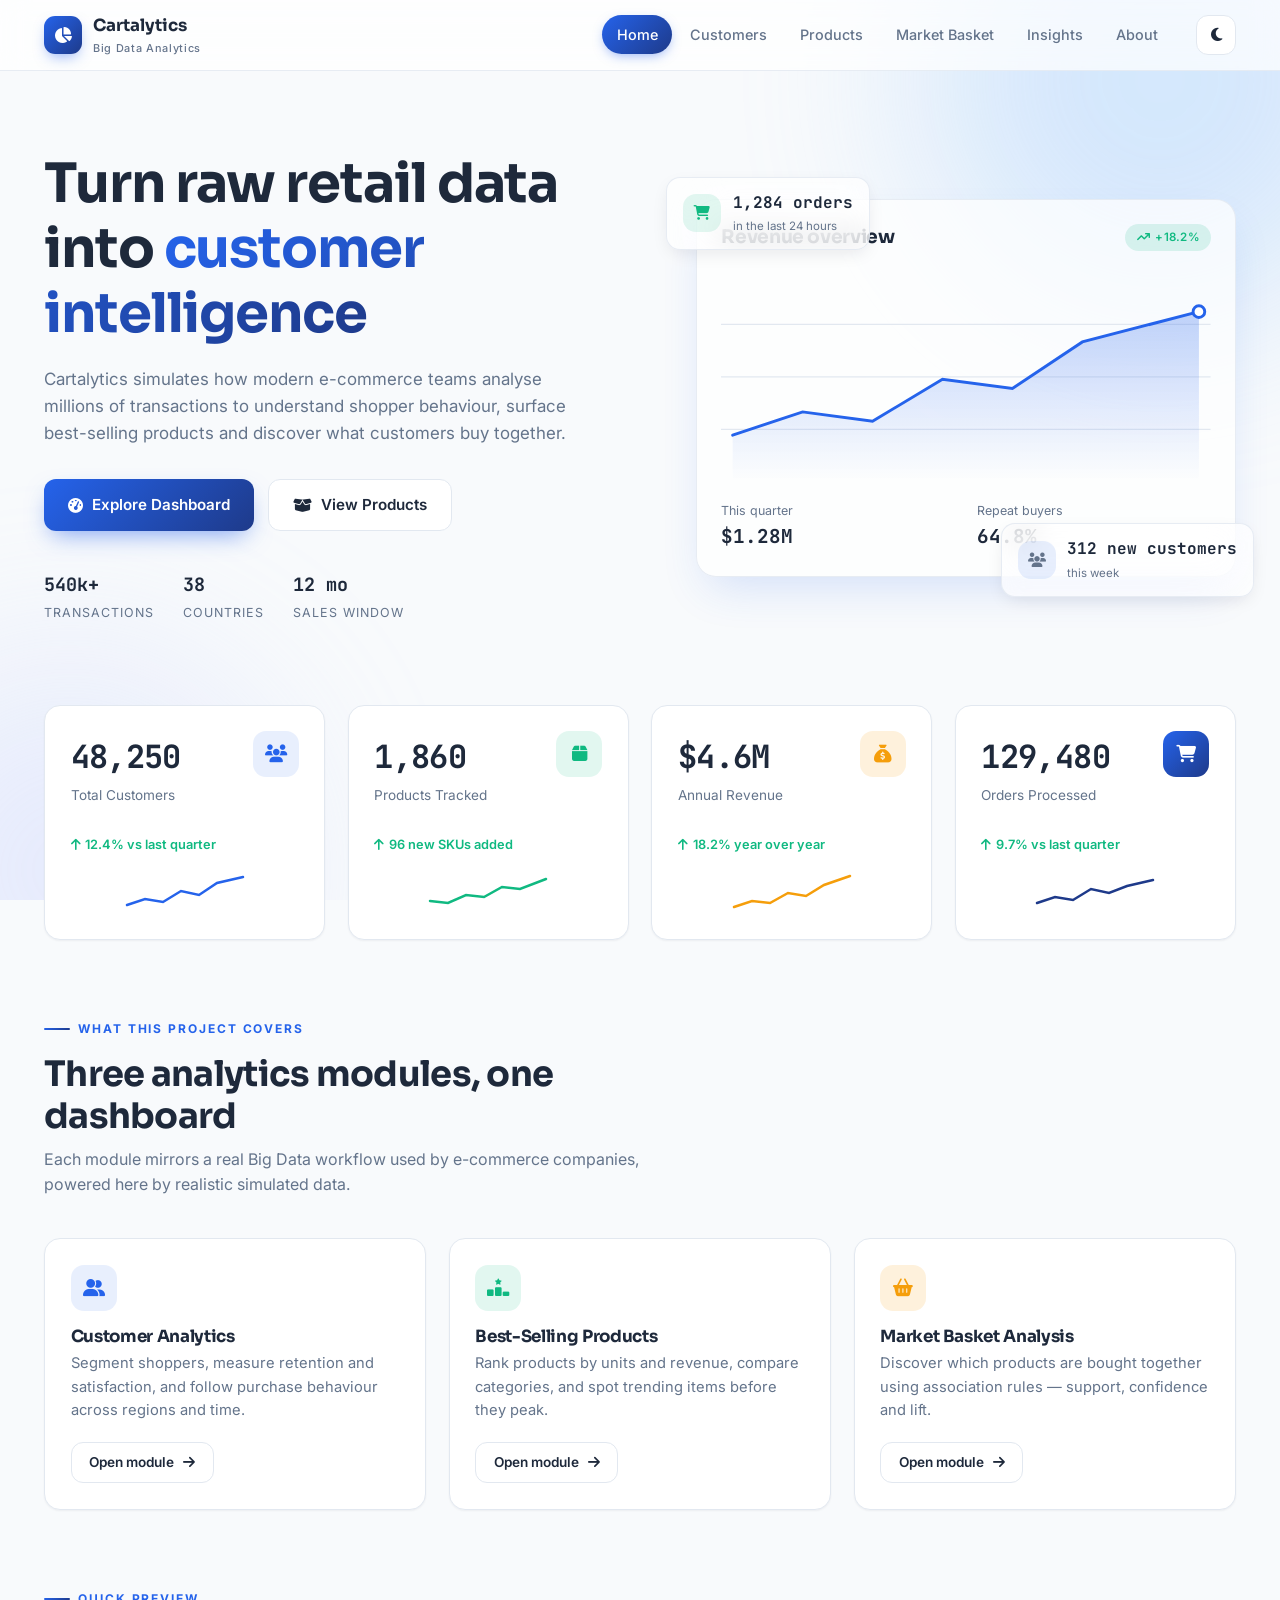
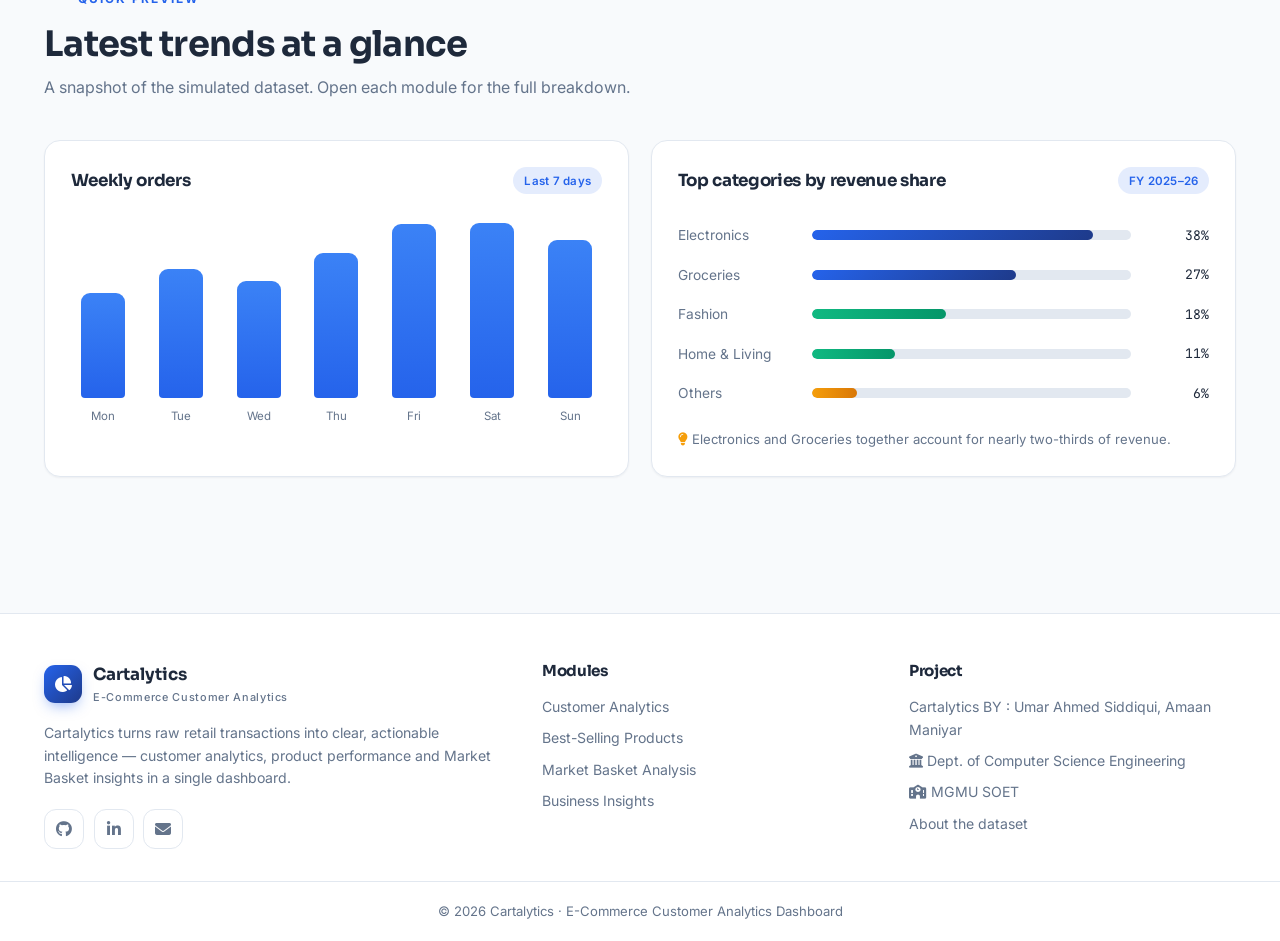
<file: index.html>
<!DOCTYPE html>
<html lang="en">
<head>
  <meta charset="UTF-8" />
  <meta name="viewport" content="width=device-width, initial-scale=1.0" />
  <title>Cartalytics — E-Commerce Customer Analytics Dashboard</title>
  <meta name="description" content="Big Data analytics dashboard demonstrating customer behaviour, best-selling products and Market Basket Analysis using simulated retail data." />

  <!-- Fonts -->
  <link rel="preconnect" href="https://fonts.googleapis.com" />
  <link rel="preconnect" href="https://fonts.gstatic.com" crossorigin />
  <link href="https://fonts.googleapis.com/css2?family=Sora:wght@500;600;700;800&family=Inter:wght@400;500;600&family=JetBrains+Mono:wght@500;700&display=swap" rel="stylesheet" />
  <!-- Icons -->
  <link rel="stylesheet" href="https://cdnjs.cloudflare.com/ajax/libs/font-awesome/6.5.2/css/all.min.css" />
  <!-- AOS -->
  <link rel="stylesheet" href="https://unpkg.com/aos@2.3.4/dist/aos.css" />

  <link rel="stylesheet" href="css/style.css" />
  <script>
    /* Apply saved theme before paint to avoid a flash */
    try { document.documentElement.setAttribute("data-theme", localStorage.getItem("eca-theme") || "light"); } catch (e) {}
  </script>
</head>
<body>

  <!-- Loading screen -->
  <div class="loader" id="loader">
    <div class="loader-logo"><i class="fa-solid fa-chart-pie"></i></div>
    <div class="loader-bar"><span></span></div>
    <p>Loading analytics</p>
  </div>

  <div class="bg-orbs" aria-hidden="true"></div>

  <!-- ================= NAVBAR ================= -->
  <header class="navbar">
    <div class="nav-inner">
      <a href="index.html" class="brand">
        <span class="brand-mark"><i class="fa-solid fa-chart-pie"></i></span>
        <span>Cartalytics<small>Big Data Analytics</small></span>
      </a>
      <nav class="nav-links" id="navLinks" aria-label="Main navigation">
        <a href="index.html" class="active">Home</a>
        <a href="customers.html">Customers</a>
        <a href="products.html">Products</a>
        <a href="basket-analysis.html">Market Basket</a>
        <a href="insights.html">Insights</a>
        <a href="about.html">About</a>
      </nav>
      <div class="nav-actions">
        <button class="icon-btn" id="themeToggle" aria-label="Toggle dark mode"><i class="fa-solid fa-moon"></i></button>
        <button class="hamburger" id="hamburger" aria-label="Open menu"><span></span><span></span><span></span></button>
      </div>
    </div>
  </header>

  <main class="page">

    <!-- ================= HERO ================= -->
    <section class="hero">
      <div class="container hero-grid">
        <div>
          <h1>Turn raw retail data into <span class="gradient-text">customer intelligence</span></h1>
          <p class="lead">
            Cartalytics simulates how modern e-commerce teams analyse millions of transactions
            to understand shopper behaviour, surface best-selling products and discover
            what customers buy together.
          </p>
          <div class="hero-cta">
            <a href="customers.html" class="btn btn-primary"><i class="fa-solid fa-gauge-high"></i> Explore Dashboard</a>
            <a href="products.html" class="btn btn-ghost"><i class="fa-solid fa-box-open"></i> View Products</a>
          </div>
          <div class="hero-meta">
            <div><strong>540k+</strong><span>Transactions</span></div>
            <div><strong>38</strong><span>Countries</span></div>
            <div><strong>12 mo</strong><span>Sales Window</span></div>
          </div>
        </div>

        <!-- Floating glass dashboard preview -->
        <div class="hero-visual" data-aos="fade-left">
          <div class="glass-panel float-slow">
            <div class="card-head">
              <h3>Revenue overview</h3>
              <span class="badge badge-green"><i class="fa-solid fa-arrow-trend-up"></i> +18.2%</span>
            </div>
            <svg class="chart-svg" viewBox="0 0 420 180" role="img" aria-label="Monthly revenue trend line chart">
              <defs>
                <linearGradient id="heroArea" x1="0" y1="0" x2="0" y2="1">
                  <stop offset="0%" stop-color="#2563EB" stop-opacity="0.28" />
                  <stop offset="100%" stop-color="#2563EB" stop-opacity="0" />
                </linearGradient>
              </defs>
              <line class="grid-line" x1="0" y1="45" x2="420" y2="45" />
              <line class="grid-line" x1="0" y1="90" x2="420" y2="90" />
              <line class="grid-line" x1="0" y1="135" x2="420" y2="135" />
              <path fill="url(#heroArea)" d="M10,140 L70,120 L130,128 L190,92 L250,100 L310,60 L410,34 L410,180 L10,180 Z" />
              <path class="line-path" d="M10,140 L70,120 L130,128 L190,92 L250,100 L310,60 L410,34" />
              <circle class="dot" cx="410" cy="34" r="5" />
            </svg>
            <div class="grid grid-2" style="margin-top:1.2rem;">
              <div>
                <p class="text-muted" style="font-size:0.78rem;">This quarter</p>
                <p class="mono" style="font-weight:700;font-size:1.2rem;">$1.28M</p>
              </div>
              <div>
                <p class="text-muted" style="font-size:0.78rem;">Repeat buyers</p>
                <p class="mono" style="font-weight:700;font-size:1.2rem;">64.8%</p>
              </div>
            </div>
          </div>
          <div class="mini-stat pos-tl float-fast">
            <span class="icon-chip green" style="width:38px;height:38px;font-size:0.9rem;"><i class="fa-solid fa-cart-shopping"></i></span>
            <div><strong>1,284 orders</strong><span>in the last 24 hours</span></div>
          </div>
          <div class="mini-stat pos-br float-fast">
            <span class="icon-chip" style="width:38px;height:38px;font-size:0.9rem;"><i class="fa-solid fa-users"></i></span>
            <div><strong>312 new customers</strong><span>this week</span></div>
          </div>
        </div>
      </div>
    </section>

    <!-- ================= KPI CARDS ================= -->
    <section class="section" style="padding-top:1.5rem;">
      <div class="container">
        <div class="grid grid-4">
          <article class="card kpi-card" data-aos="fade-up">
            <div class="kpi-top">
              <div>
                <p class="kpi-value" data-count="48250">0</p>
                <p class="kpi-label">Total Customers</p>
              </div>
              <span class="icon-chip"><i class="fa-solid fa-users"></i></span>
            </div>
            <span class="kpi-trend text-success"><i class="fa-solid fa-arrow-up"></i> 12.4% vs last quarter</span>
            <div class="kpi-spark">
              <svg viewBox="0 0 120 42"><path d="M2,34 L20,28 L38,31 L56,20 L74,24 L92,12 L118,6" fill="none" stroke="#2563EB" stroke-width="2.5" stroke-linecap="round"/></svg>
            </div>
          </article>

          <article class="card kpi-card" data-aos="fade-up" data-aos-delay="80">
            <div class="kpi-top">
              <div>
                <p class="kpi-value" data-count="1860">0</p>
                <p class="kpi-label">Products Tracked</p>
              </div>
              <span class="icon-chip green"><i class="fa-solid fa-box"></i></span>
            </div>
            <span class="kpi-trend text-success"><i class="fa-solid fa-arrow-up"></i> 96 new SKUs added</span>
            <div class="kpi-spark">
              <svg viewBox="0 0 120 42"><path d="M2,30 L20,32 L38,24 L56,26 L74,16 L92,18 L118,8" fill="none" stroke="#10B981" stroke-width="2.5" stroke-linecap="round"/></svg>
            </div>
          </article>

          <article class="card kpi-card" data-aos="fade-up" data-aos-delay="160">
            <div class="kpi-top">
              <div>
                <p class="kpi-value" data-count="4.6" data-decimals="1" data-prefix="$" data-suffix="M">0</p>
                <p class="kpi-label">Annual Revenue</p>
              </div>
              <span class="icon-chip amber"><i class="fa-solid fa-sack-dollar"></i></span>
            </div>
            <span class="kpi-trend text-success"><i class="fa-solid fa-arrow-up"></i> 18.2% year over year</span>
            <div class="kpi-spark">
              <svg viewBox="0 0 120 42"><path d="M2,36 L20,30 L38,32 L56,22 L74,25 L92,14 L118,5" fill="none" stroke="#F59E0B" stroke-width="2.5" stroke-linecap="round"/></svg>
            </div>
          </article>

          <article class="card kpi-card" data-aos="fade-up" data-aos-delay="240">
            <div class="kpi-top">
              <div>
                <p class="kpi-value" data-count="129480">0</p>
                <p class="kpi-label">Orders Processed</p>
              </div>
              <span class="icon-chip navy"><i class="fa-solid fa-cart-shopping"></i></span>
            </div>
            <span class="kpi-trend text-success"><i class="fa-solid fa-arrow-up"></i> 9.7% vs last quarter</span>
            <div class="kpi-spark">
              <svg viewBox="0 0 120 42"><path d="M2,32 L20,26 L38,29 L56,18 L74,22 L92,15 L118,9" fill="none" stroke="#1E3A8A" stroke-width="2.5" stroke-linecap="round"/></svg>
            </div>
          </article>
        </div>
      </div>
    </section>

    <!-- ================= FEATURES ================= -->
    <section class="section" style="padding-top:0;">
      <div class="container">
        <div class="section-head" data-aos="fade-up">
          <span class="eyebrow">What this project covers</span>
          <h2>Three analytics modules, one dashboard</h2>
          <p>Each module mirrors a real Big Data workflow used by e-commerce companies, powered here by realistic simulated data.</p>
        </div>
        <div class="grid grid-3">
          <article class="card" data-aos="fade-up">
            <span class="icon-chip" style="margin-bottom:1rem;"><i class="fa-solid fa-user-group"></i></span>
            <h3>Customer Analytics</h3>
            <p>Segment shoppers, measure retention and satisfaction, and follow purchase behaviour across regions and time.</p>
            <a href="customers.html" class="btn btn-ghost" style="margin-top:1.2rem;padding:0.55rem 1.1rem;font-size:0.85rem;">Open module <i class="fa-solid fa-arrow-right"></i></a>
          </article>
          <article class="card" data-aos="fade-up" data-aos-delay="100">
            <span class="icon-chip green" style="margin-bottom:1rem;"><i class="fa-solid fa-ranking-star"></i></span>
            <h3>Best-Selling Products</h3>
            <p>Rank products by units and revenue, compare categories, and spot trending items before they peak.</p>
            <a href="products.html" class="btn btn-ghost" style="margin-top:1.2rem;padding:0.55rem 1.1rem;font-size:0.85rem;">Open module <i class="fa-solid fa-arrow-right"></i></a>
          </article>
          <article class="card" data-aos="fade-up" data-aos-delay="200">
            <span class="icon-chip amber" style="margin-bottom:1rem;"><i class="fa-solid fa-basket-shopping"></i></span>
            <h3>Market Basket Analysis</h3>
            <p>Discover which products are bought together using association rules — support, confidence and lift.</p>
            <a href="basket-analysis.html" class="btn btn-ghost" style="margin-top:1.2rem;padding:0.55rem 1.1rem;font-size:0.85rem;">Open module <i class="fa-solid fa-arrow-right"></i></a>
          </article>
        </div>
      </div>
    </section>

    <!-- ================= QUICK ANALYTICS PREVIEW ================= -->
    <section class="section" style="padding-top:0;">
      <div class="container">
        <div class="section-head" data-aos="fade-up">
          <span class="eyebrow">Quick preview</span>
          <h2>Latest trends at a glance</h2>
          <p>A snapshot of the simulated dataset. Open each module for the full breakdown.</p>
        </div>
        <div class="grid grid-2">
          <article class="card" data-aos="fade-up">
            <div class="card-head">
              <h3>Weekly orders</h3>
              <span class="badge badge-blue">Last 7 days</span>
            </div>
            <div class="columns">
              <div class="col"><div class="col-bar" data-height="52"><span class="tip">2,940</span></div><span>Mon</span></div>
              <div class="col"><div class="col-bar" data-height="64"><span class="tip">3,610</span></div><span>Tue</span></div>
              <div class="col"><div class="col-bar" data-height="58"><span class="tip">3,270</span></div><span>Wed</span></div>
              <div class="col"><div class="col-bar" data-height="72"><span class="tip">4,060</span></div><span>Thu</span></div>
              <div class="col"><div class="col-bar" data-height="86"><span class="tip">4,850</span></div><span>Fri</span></div>
              <div class="col"><div class="col-bar" data-height="100"><span class="tip">5,640</span></div><span>Sat</span></div>
              <div class="col"><div class="col-bar" data-height="78"><span class="tip">4,400</span></div><span>Sun</span></div>
            </div>
          </article>
          <article class="card" data-aos="fade-up" data-aos-delay="100">
            <div class="card-head">
              <h3>Top categories by revenue share</h3>
              <span class="badge badge-blue">FY 2025–26</span>
            </div>
            <div class="bar-row"><span class="bar-label">Electronics</span><div class="bar-track"><div class="bar-fill" data-width="88"></div></div><span class="bar-value">38%</span></div>
            <div class="bar-row"><span class="bar-label">Groceries</span><div class="bar-track"><div class="bar-fill" data-width="64"></div></div><span class="bar-value">27%</span></div>
            <div class="bar-row"><span class="bar-label">Fashion</span><div class="bar-track"><div class="bar-fill green" data-width="42"></div></div><span class="bar-value">18%</span></div>
            <div class="bar-row"><span class="bar-label">Home &amp; Living</span><div class="bar-track"><div class="bar-fill green" data-width="26"></div></div><span class="bar-value">11%</span></div>
            <div class="bar-row"><span class="bar-label">Others</span><div class="bar-track"><div class="bar-fill amber" data-width="14"></div></div><span class="bar-value">6%</span></div>
            <p class="text-muted" style="font-size:0.82rem;margin-top:1rem;"><i class="fa-solid fa-lightbulb" style="color:var(--warning);"></i> Electronics and Groceries together account for nearly two-thirds of revenue.</p>
          </article>
        </div>
      </div>
    </section>

  </main>

  <!-- ================= FOOTER ================= -->
  <footer class="footer">
    <div class="footer-inner">
      <div>
        <a href="index.html" class="brand" style="margin-bottom:1rem;">
          <span class="brand-mark"><i class="fa-solid fa-chart-pie"></i></span>
          <span>Cartalytics<small>E-Commerce Customer Analytics</small></span>
        </a>
        <p>Cartalytics turns raw retail transactions into clear, actionable intelligence — customer analytics, product performance and Market Basket insights in a single dashboard.</p>
        <div class="socials">
          <a href="#" aria-label="GitHub"><i class="fa-brands fa-github"></i></a>
          <a href="#" aria-label="LinkedIn"><i class="fa-brands fa-linkedin-in"></i></a>
          <a href="#" aria-label="Email"><i class="fa-solid fa-envelope"></i></a>
        </div>
      </div>
      <div>
        <h4>Modules</h4>
        <ul>
          <li><a href="customers.html">Customer Analytics</a></li>
          <li><a href="products.html">Best-Selling Products</a></li>
          <li><a href="basket-analysis.html">Market Basket Analysis</a></li>
          <li><a href="insights.html">Business Insights</a></li>
        </ul>
      </div>
      <div>
        <h4>Project</h4>
        <ul>
          <li><a href="index.html">Cartalytics</a> BY : Umar Ahmed Siddiqui, Amaan Maniyar</li>
          <li><i class="fa-solid fa-building-columns"></i> Dept. of Computer Science Engineering</li>
          <li><i class="fa-solid fa-school"></i> MGMU SOET</li>
          <li><a href="about.html">About the dataset</a></li>
        </ul>
      </div>
    </div>
    <div class="footer-bottom">© 2026 Cartalytics · E-Commerce Customer Analytics Dashboard</div>
  </footer>

  <button class="scroll-top" id="scrollTop" aria-label="Scroll to top"><i class="fa-solid fa-arrow-up"></i></button>

  <script src="https://unpkg.com/aos@2.3.4/dist/aos.js"></script>
  <script src="js/script.js"></script>
</body>
</html>
</file>
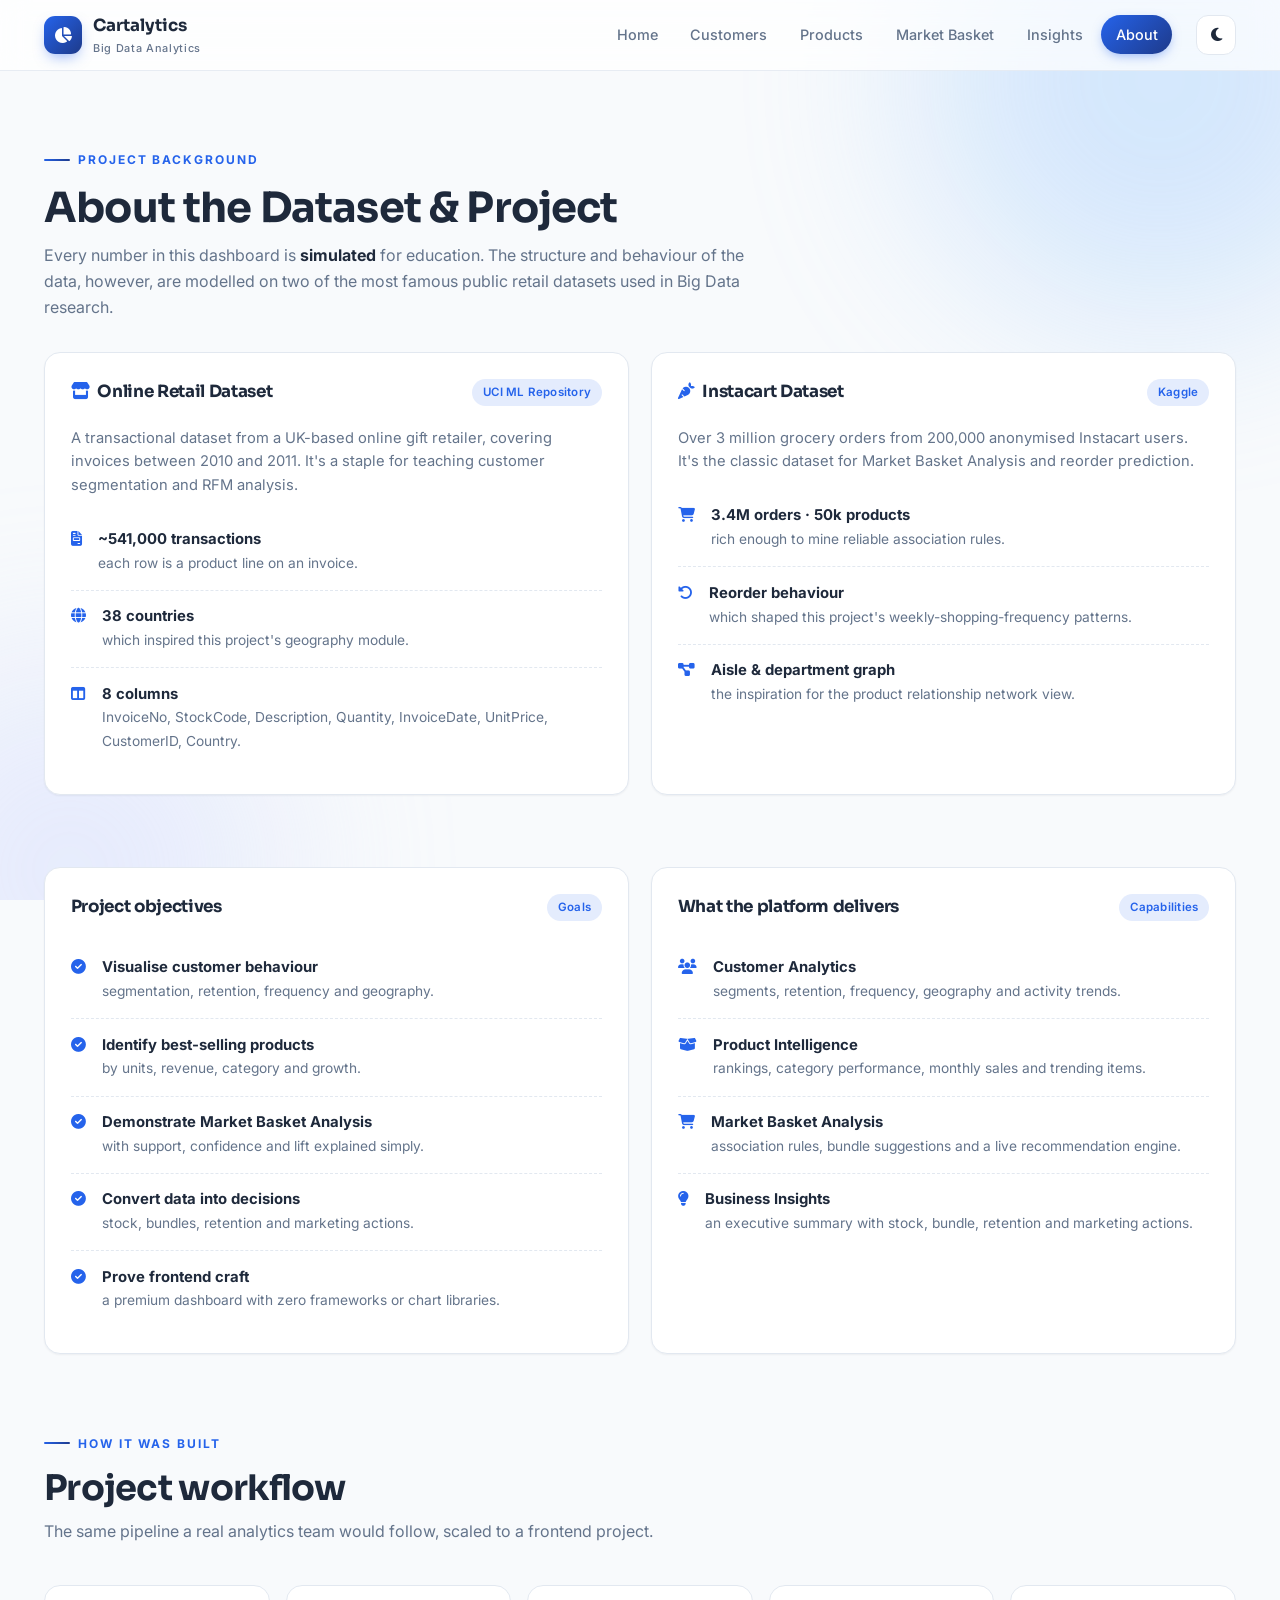
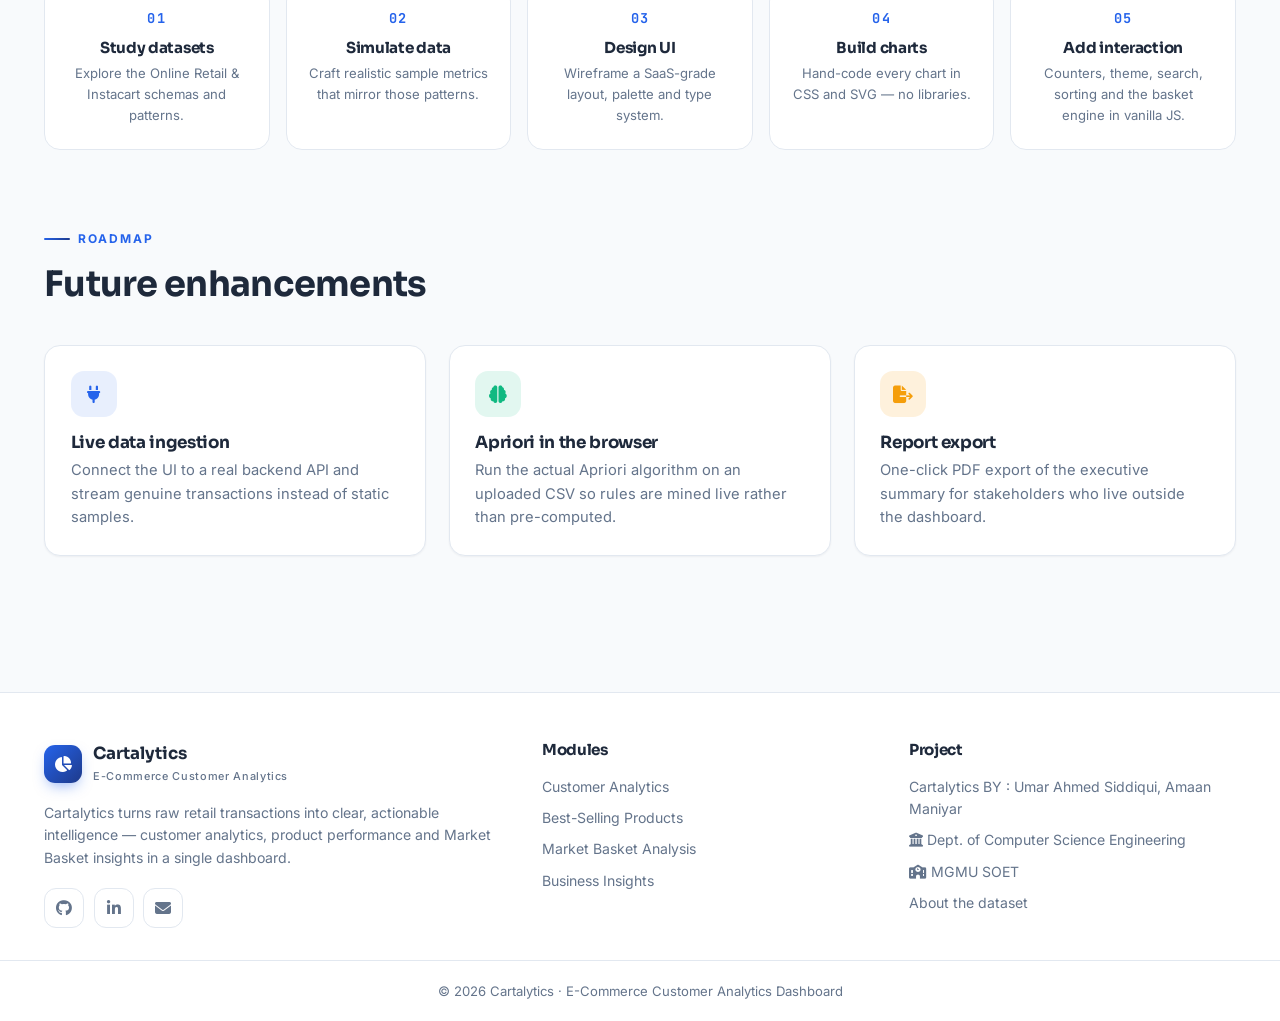
<file: about.html>
<!DOCTYPE html>
<html lang="en">
<head>
  <meta charset="UTF-8" />
  <meta name="viewport" content="width=device-width, initial-scale=1.0" />
  <title>About the Dataset — Cartalytics</title>
  <meta name="description" content="About the Online Retail and Instacart datasets, project objectives, workflow and future enhancements." />
  <link rel="preconnect" href="https://fonts.googleapis.com" />
  <link rel="preconnect" href="https://fonts.gstatic.com" crossorigin />
  <link href="https://fonts.googleapis.com/css2?family=Sora:wght@500;600;700;800&family=Inter:wght@400;500;600&family=JetBrains+Mono:wght@500;700&display=swap" rel="stylesheet" />
  <link rel="stylesheet" href="https://cdnjs.cloudflare.com/ajax/libs/font-awesome/6.5.2/css/all.min.css" />
  <link rel="stylesheet" href="https://unpkg.com/aos@2.3.4/dist/aos.css" />
  <link rel="stylesheet" href="css/style.css" />
  <script>
    try { document.documentElement.setAttribute("data-theme", localStorage.getItem("eca-theme") || "light"); } catch (e) {}
  </script>
</head>
<body>

  <div class="loader" id="loader">
    <div class="loader-logo"><i class="fa-solid fa-chart-pie"></i></div>
    <div class="loader-bar"><span></span></div>
    <p>Loading analytics</p>
  </div>

  <div class="bg-orbs" aria-hidden="true"></div>

  <header class="navbar">
    <div class="nav-inner">
      <a href="index.html" class="brand">
        <span class="brand-mark"><i class="fa-solid fa-chart-pie"></i></span>
        <span>Cartalytics<small>Big Data Analytics</small></span>
      </a>
      <nav class="nav-links" id="navLinks" aria-label="Main navigation">
        <a href="index.html">Home</a>
        <a href="customers.html">Customers</a>
        <a href="products.html">Products</a>
        <a href="basket-analysis.html">Market Basket</a>
        <a href="insights.html">Insights</a>
        <a href="about.html" class="active">About</a>
      </nav>
      <div class="nav-actions">
        <button class="icon-btn" id="themeToggle" aria-label="Toggle dark mode"><i class="fa-solid fa-moon"></i></button>
        <button class="hamburger" id="hamburger" aria-label="Open menu"><span></span><span></span><span></span></button>
      </div>
    </div>
  </header>

  <main class="page">

    <!-- Intro -->
    <section class="section" style="padding-bottom:2rem;">
      <div class="container">
        <span class="eyebrow">Project background</span>
        <h1 style="font-size:clamp(1.8rem,3.4vw,2.6rem);margin-bottom:0.6rem;">About the Dataset &amp; Project</h1>
        <p class="text-muted" style="max-width:720px;">Every number in this dashboard is <strong style="color:var(--text);">simulated</strong> for education. The structure and behaviour of the data, however, are modelled on two of the most famous public retail datasets used in Big Data research.</p>
      </div>
    </section>

    <!-- Dataset cards -->
    <section class="section" style="padding-top:0;">
      <div class="container grid grid-2">
        <article class="card" data-aos="fade-up">
          <div class="card-head">
            <h3><i class="fa-solid fa-store" style="color:var(--primary);margin-right:0.5rem;"></i>Online Retail Dataset</h3>
            <span class="badge badge-blue">UCI ML Repository</span>
          </div>
          <p>A transactional dataset from a UK-based online gift retailer, covering invoices between 2010 and 2011. It's a staple for teaching customer segmentation and RFM analysis.</p>
          <ul class="insight-list" style="margin-top:1rem;">
            <li><i class="fa-solid fa-file-invoice"></i><div><strong>~541,000 transactions</strong><span>each row is a product line on an invoice.</span></div></li>
            <li><i class="fa-solid fa-globe"></i><div><strong>38 countries</strong><span>which inspired this project's geography module.</span></div></li>
            <li><i class="fa-solid fa-table-columns"></i><div><strong>8 columns</strong><span>InvoiceNo, StockCode, Description, Quantity, InvoiceDate, UnitPrice, CustomerID, Country.</span></div></li>
          </ul>
        </article>

        <article class="card" data-aos="fade-up" data-aos-delay="100">
          <div class="card-head">
            <h3><i class="fa-solid fa-carrot" style="color:var(--primary);margin-right:0.5rem;"></i>Instacart Dataset</h3>
            <span class="badge badge-blue">Kaggle</span>
          </div>
          <p>Over 3 million grocery orders from 200,000 anonymised Instacart users. It's the classic dataset for Market Basket Analysis and reorder prediction.</p>
          <ul class="insight-list" style="margin-top:1rem;">
            <li><i class="fa-solid fa-cart-shopping"></i><div><strong>3.4M orders · 50k products</strong><span>rich enough to mine reliable association rules.</span></div></li>
            <li><i class="fa-solid fa-rotate-left"></i><div><strong>Reorder behaviour</strong><span>which shaped this project's weekly-shopping-frequency patterns.</span></div></li>
            <li><i class="fa-solid fa-diagram-project"></i><div><strong>Aisle &amp; department graph</strong><span>the inspiration for the product relationship network view.</span></div></li>
          </ul>
        </article>
      </div>
    </section>

    <!-- Objectives + importance -->
    <section class="section" style="padding-top:0;">
      <div class="container grid grid-2">
        <article class="card" data-aos="fade-up">
          <div class="card-head"><h3>Project objectives</h3><span class="badge badge-blue">Goals</span></div>
          <ul class="insight-list">
            <li><i class="fa-solid fa-circle-check"></i><div><strong>Visualise customer behaviour</strong><span>segmentation, retention, frequency and geography.</span></div></li>
            <li><i class="fa-solid fa-circle-check"></i><div><strong>Identify best-selling products</strong><span>by units, revenue, category and growth.</span></div></li>
            <li><i class="fa-solid fa-circle-check"></i><div><strong>Demonstrate Market Basket Analysis</strong><span>with support, confidence and lift explained simply.</span></div></li>
            <li><i class="fa-solid fa-circle-check"></i><div><strong>Convert data into decisions</strong><span>stock, bundles, retention and marketing actions.</span></div></li>
            <li><i class="fa-solid fa-circle-check"></i><div><strong>Prove frontend craft</strong><span>a premium dashboard with zero frameworks or chart libraries.</span></div></li>
          </ul>
        </article>

        <article class="card" data-aos="fade-up" data-aos-delay="100">
          <div class="card-head"><h3>What the platform delivers</h3><span class="badge badge-blue">Capabilities</span></div>
          <ul class="insight-list">
            <li><i class="fa-solid fa-users"></i><div><strong>Customer Analytics</strong><span>segments, retention, frequency, geography and activity trends.</span></div></li>
            <li><i class="fa-solid fa-box-open"></i><div><strong>Product Intelligence</strong><span>rankings, category performance, monthly sales and trending items.</span></div></li>
            <li><i class="fa-solid fa-cart-shopping"></i><div><strong>Market Basket Analysis</strong><span>association rules, bundle suggestions and a live recommendation engine.</span></div></li>
            <li><i class="fa-solid fa-lightbulb"></i><div><strong>Business Insights</strong><span>an executive summary with stock, bundle, retention and marketing actions.</span></div></li>
          </ul>
        </article>
      </div>
    </section>

    <!-- Workflow -->
    <section class="section" style="padding-top:0;">
      <div class="container">
        <div class="section-head" data-aos="fade-up">
          <span class="eyebrow">How it was built</span>
          <h2>Project workflow</h2>
          <p>The same pipeline a real analytics team would follow, scaled to a frontend project.</p>
        </div>
        <div class="step-flow" data-aos="fade-up">
          <div class="step"><h4>Study datasets</h4><p>Explore the Online Retail &amp; Instacart schemas and patterns.</p></div>
          <div class="step"><h4>Simulate data</h4><p>Craft realistic sample metrics that mirror those patterns.</p></div>
          <div class="step"><h4>Design UI</h4><p>Wireframe a SaaS-grade layout, palette and type system.</p></div>
          <div class="step"><h4>Build charts</h4><p>Hand-code every chart in CSS and SVG — no libraries.</p></div>
          <div class="step"><h4>Add interaction</h4><p>Counters, theme, search, sorting and the basket engine in vanilla JS.</p></div>
        </div>
      </div>
    </section>

    <!-- Future enhancements -->
    <section class="section" style="padding-top:0;">
      <div class="container">
        <div class="section-head" data-aos="fade-up">
          <span class="eyebrow">Roadmap</span>
          <h2>Future enhancements</h2>
        </div>
        <div class="grid grid-3">
          <article class="card" data-aos="fade-up">
            <span class="icon-chip" style="margin-bottom:1rem;"><i class="fa-solid fa-plug"></i></span>
            <h3>Live data ingestion</h3>
            <p>Connect the UI to a real backend API and stream genuine transactions instead of static samples.</p>
          </article>
          <article class="card" data-aos="fade-up" data-aos-delay="80">
            <span class="icon-chip green" style="margin-bottom:1rem;"><i class="fa-solid fa-brain"></i></span>
            <h3>Apriori in the browser</h3>
            <p>Run the actual Apriori algorithm on an uploaded CSV so rules are mined live rather than pre-computed.</p>
          </article>
          <article class="card" data-aos="fade-up" data-aos-delay="160">
            <span class="icon-chip amber" style="margin-bottom:1rem;"><i class="fa-solid fa-file-export"></i></span>
            <h3>Report export</h3>
            <p>One-click PDF export of the executive summary for stakeholders who live outside the dashboard.</p>
          </article>
        </div>
      </div>
    </section>

  </main>

  <footer class="footer">
    <div class="footer-inner">
      <div>
        <a href="index.html" class="brand" style="margin-bottom:1rem;">
          <span class="brand-mark"><i class="fa-solid fa-chart-pie"></i></span>
          <span>Cartalytics<small>E-Commerce Customer Analytics</small></span>
        </a>
        <p>Cartalytics turns raw retail transactions into clear, actionable intelligence — customer analytics, product performance and Market Basket insights in a single dashboard.</p>
        <div class="socials">
          <a href="#" aria-label="GitHub"><i class="fa-brands fa-github"></i></a>
          <a href="#" aria-label="LinkedIn"><i class="fa-brands fa-linkedin-in"></i></a>
          <a href="#" aria-label="Email"><i class="fa-solid fa-envelope"></i></a>
        </div>
      </div>
      <div>
        <h4>Modules</h4>
        <ul>
          <li><a href="customers.html">Customer Analytics</a></li>
          <li><a href="products.html">Best-Selling Products</a></li>
          <li><a href="basket-analysis.html">Market Basket Analysis</a></li>
          <li><a href="insights.html">Business Insights</a></li>
        </ul>
      </div>
      <div>
        <h4>Project</h4>
        <ul>
          <li><a href="index.html">Cartalytics</a> BY : Umar Ahmed Siddiqui, Amaan Maniyar</li>
          <li><i class="fa-solid fa-building-columns"></i> Dept. of Computer Science Engineering</li>
          <li><i class="fa-solid fa-school"></i> MGMU SOET</li>
          <li><a href="about.html">About the dataset</a></li>
        </ul>
      </div>
    </div>
    <div class="footer-bottom">© 2026 Cartalytics · E-Commerce Customer Analytics Dashboard</div>
  </footer>

  <button class="scroll-top" id="scrollTop" aria-label="Scroll to top"><i class="fa-solid fa-arrow-up"></i></button>

  <script src="https://unpkg.com/aos@2.3.4/dist/aos.js"></script>
  <script src="js/script.js"></script>
</body>
</html>
</file>
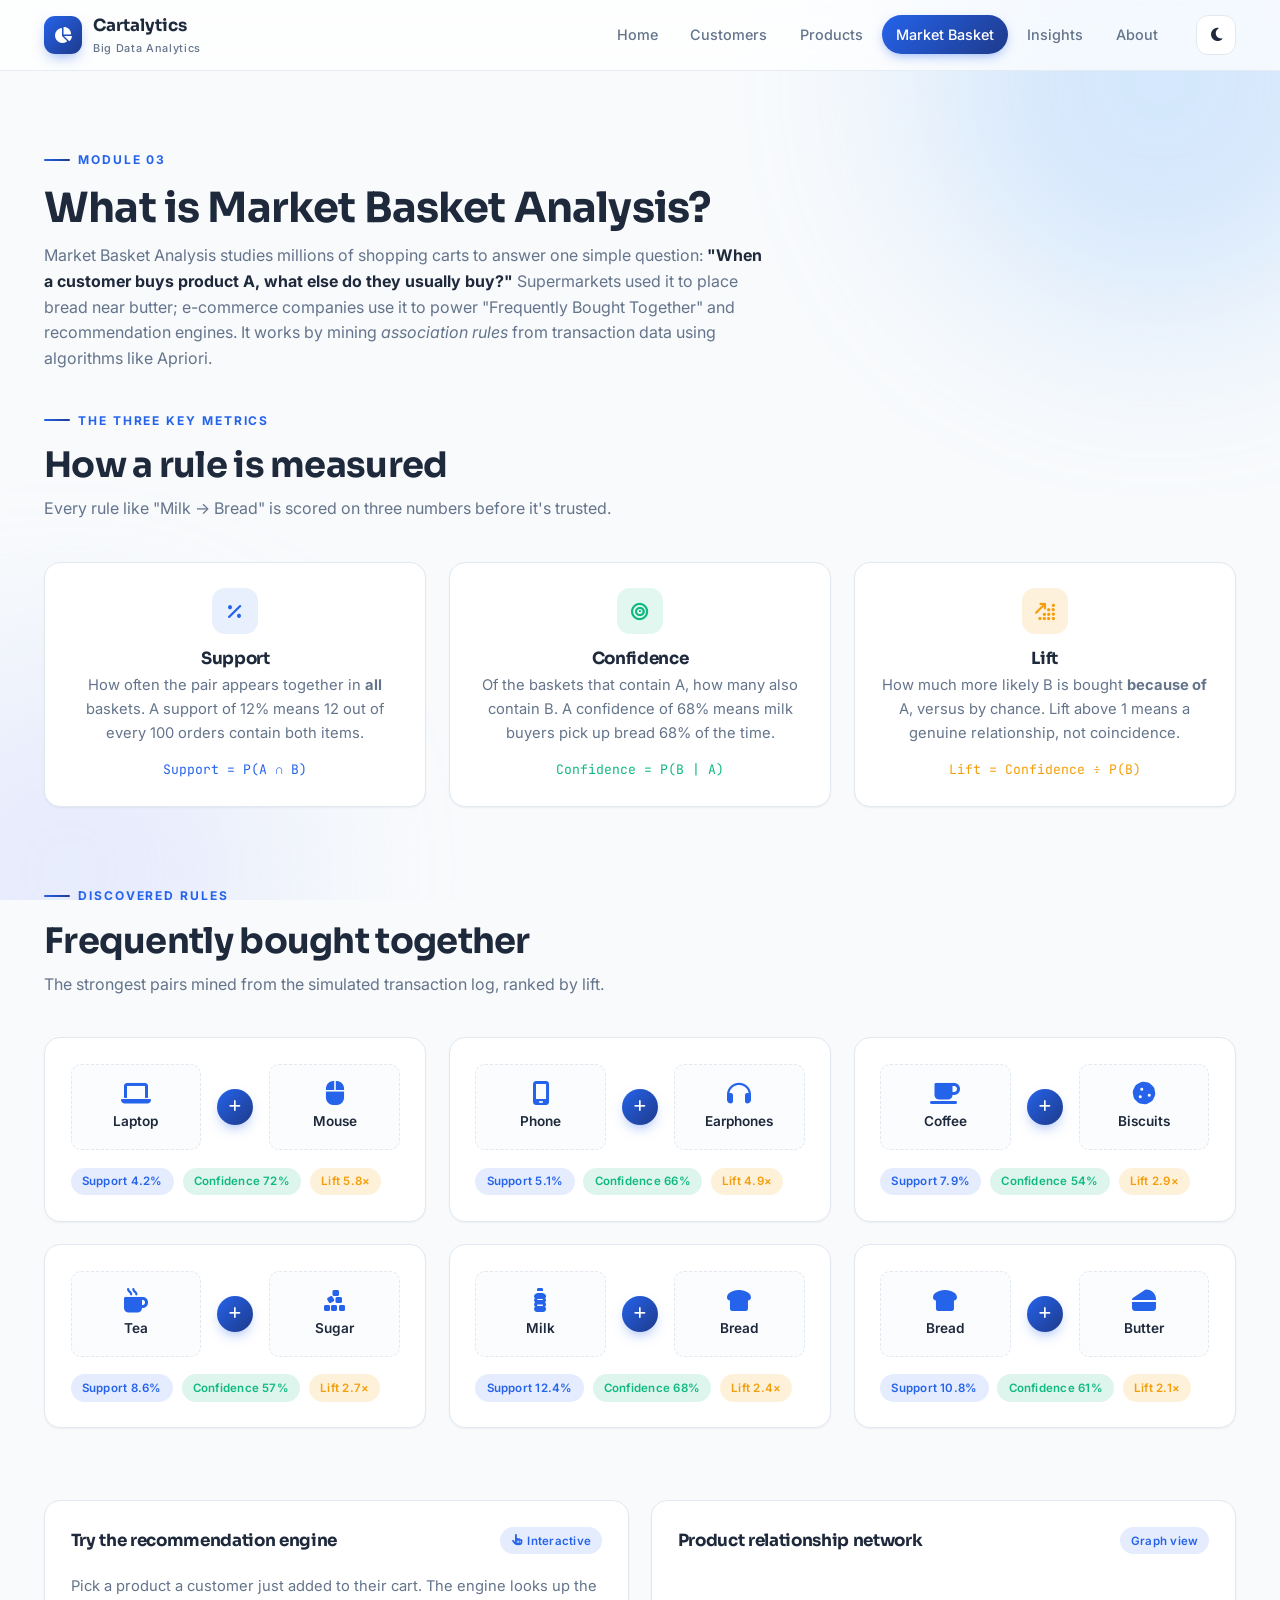
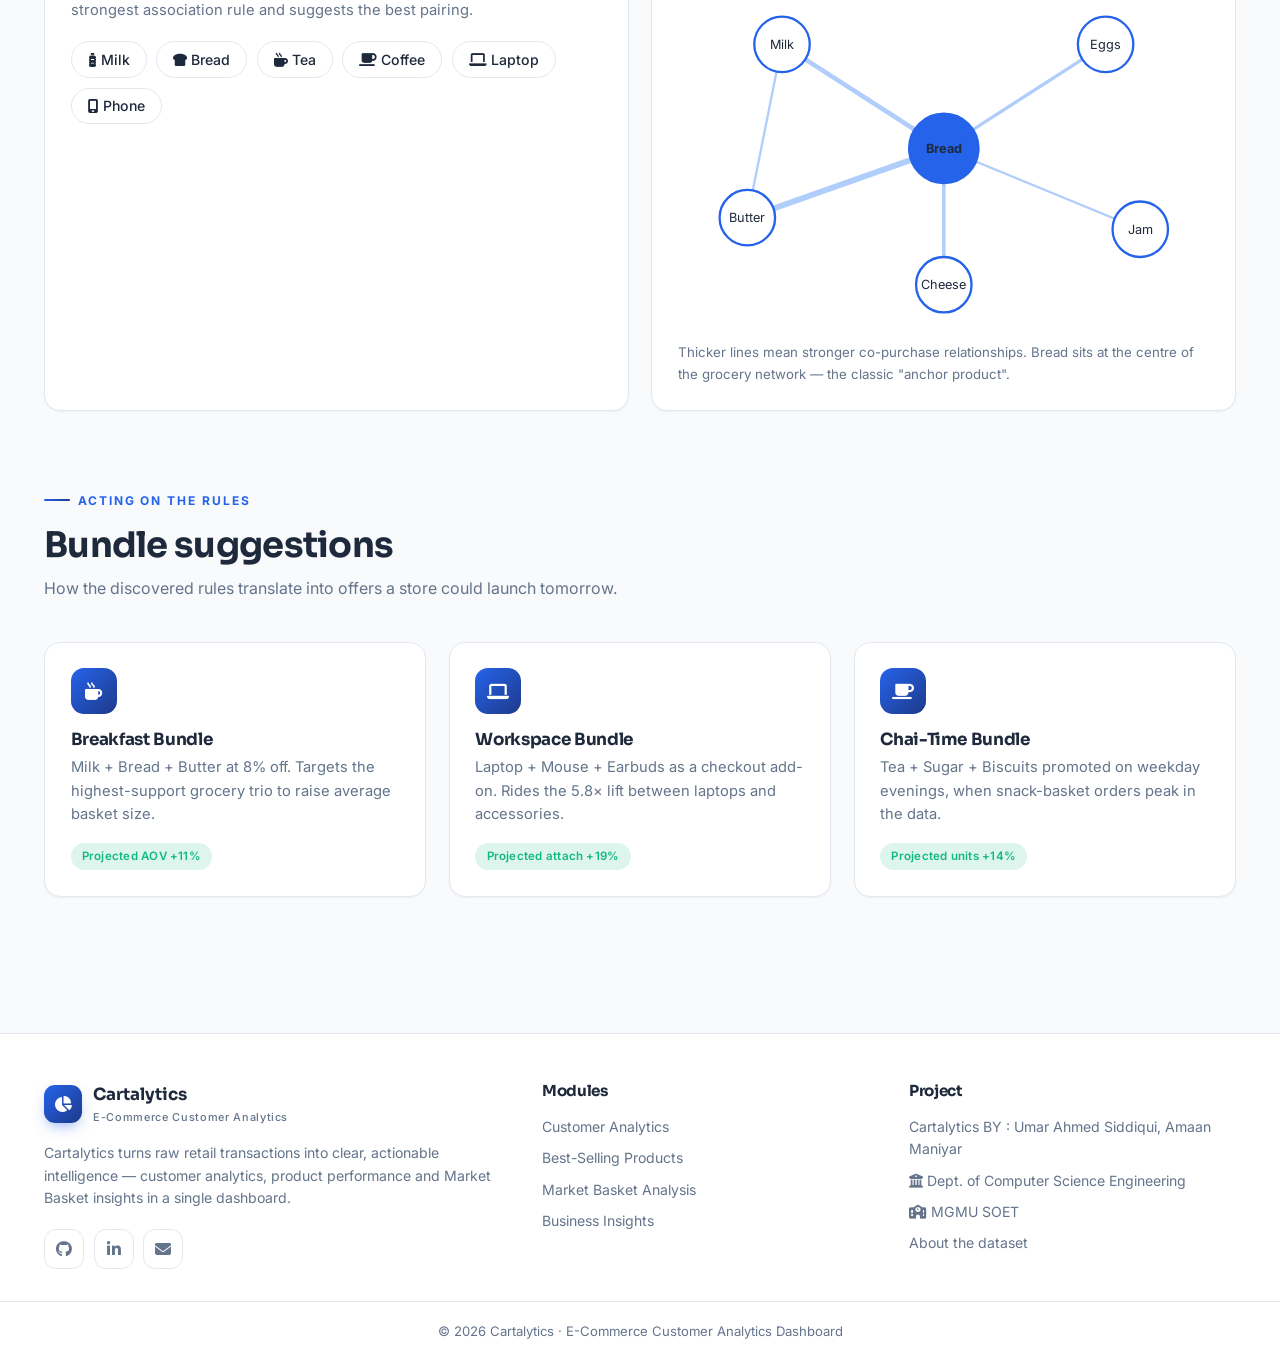
<file: basket-analysis.html>
<!DOCTYPE html>
<html lang="en">
<head>
  <meta charset="UTF-8" />
  <meta name="viewport" content="width=device-width, initial-scale=1.0" />
  <title>Market Basket Analysis — Cartalytics</title>
  <meta name="description" content="Market Basket Analysis explained simply: frequently bought together pairs, association rules, support, confidence and lift." />
  <link rel="preconnect" href="https://fonts.googleapis.com" />
  <link rel="preconnect" href="https://fonts.gstatic.com" crossorigin />
  <link href="https://fonts.googleapis.com/css2?family=Sora:wght@500;600;700;800&family=Inter:wght@400;500;600&family=JetBrains+Mono:wght@500;700&display=swap" rel="stylesheet" />
  <link rel="stylesheet" href="https://cdnjs.cloudflare.com/ajax/libs/font-awesome/6.5.2/css/all.min.css" />
  <link rel="stylesheet" href="https://unpkg.com/aos@2.3.4/dist/aos.css" />
  <link rel="stylesheet" href="css/style.css" />
  <script>
    try { document.documentElement.setAttribute("data-theme", localStorage.getItem("eca-theme") || "light"); } catch (e) {}
  </script>
</head>
<body>

  <div class="loader" id="loader">
    <div class="loader-logo"><i class="fa-solid fa-chart-pie"></i></div>
    <div class="loader-bar"><span></span></div>
    <p>Loading analytics</p>
  </div>

  <div class="bg-orbs" aria-hidden="true"></div>

  <header class="navbar">
    <div class="nav-inner">
      <a href="index.html" class="brand">
        <span class="brand-mark"><i class="fa-solid fa-chart-pie"></i></span>
        <span>Cartalytics<small>Big Data Analytics</small></span>
      </a>
      <nav class="nav-links" id="navLinks" aria-label="Main navigation">
        <a href="index.html">Home</a>
        <a href="customers.html">Customers</a>
        <a href="products.html">Products</a>
        <a href="basket-analysis.html" class="active">Market Basket</a>
        <a href="insights.html">Insights</a>
        <a href="about.html">About</a>
      </nav>
      <div class="nav-actions">
        <button class="icon-btn" id="themeToggle" aria-label="Toggle dark mode"><i class="fa-solid fa-moon"></i></button>
        <button class="hamburger" id="hamburger" aria-label="Open menu"><span></span><span></span><span></span></button>
      </div>
    </div>
  </header>

  <main class="page">

    <!-- What is MBA -->
    <section class="section" style="padding-bottom:2rem;">
      <div class="container">
        <span class="eyebrow">Module 03</span>
        <h1 style="font-size:clamp(1.8rem,3.4vw,2.6rem);margin-bottom:0.6rem;">What is Market Basket Analysis?</h1>
        <p class="text-muted" style="max-width:720px;">
          Market Basket Analysis studies millions of shopping carts to answer one simple question:
          <strong style="color:var(--text);">"When a customer buys product A, what else do they usually buy?"</strong>
          Supermarkets used it to place bread near butter; e-commerce companies use it to power
          "Frequently Bought Together" and recommendation engines. It works by mining
          <em>association rules</em> from transaction data using algorithms like Apriori.
        </p>
      </div>
    </section>

    <!-- Association rule metrics -->
    <section class="section" style="padding-top:0;">
      <div class="container">
        <div class="section-head" data-aos="fade-up">
          <span class="eyebrow">The three key metrics</span>
          <h2>How a rule is measured</h2>
          <p>Every rule like "Milk → Bread" is scored on three numbers before it's trusted.</p>
        </div>
        <div class="grid grid-3">
          <article class="card rule-metric" data-aos="fade-up">
            <span class="icon-chip"><i class="fa-solid fa-percent"></i></span>
            <h3>Support</h3>
            <p>How often the pair appears together in <strong>all</strong> baskets. A support of 12% means 12 out of every 100 orders contain both items.</p>
            <p class="mono" style="margin-top:0.9rem;color:var(--primary);font-size:0.82rem;">Support = P(A ∩ B)</p>
          </article>
          <article class="card rule-metric" data-aos="fade-up" data-aos-delay="100">
            <span class="icon-chip green"><i class="fa-solid fa-bullseye"></i></span>
            <h3>Confidence</h3>
            <p>Of the baskets that contain A, how many also contain B. A confidence of 68% means milk buyers pick up bread 68% of the time.</p>
            <p class="mono" style="margin-top:0.9rem;color:var(--success);font-size:0.82rem;">Confidence = P(B | A)</p>
          </article>
          <article class="card rule-metric" data-aos="fade-up" data-aos-delay="200">
            <span class="icon-chip amber"><i class="fa-solid fa-arrow-up-right-dots"></i></span>
            <h3>Lift</h3>
            <p>How much more likely B is bought <strong>because of</strong> A, versus by chance. Lift above 1 means a genuine relationship, not coincidence.</p>
            <p class="mono" style="margin-top:0.9rem;color:var(--warning);font-size:0.82rem;">Lift = Confidence ÷ P(B)</p>
          </article>
        </div>
      </div>
    </section>

    <!-- Frequently bought together -->
    <section class="section" style="padding-top:0;">
      <div class="container">
        <div class="section-head" data-aos="fade-up">
          <span class="eyebrow">Discovered rules</span>
          <h2>Frequently bought together</h2>
          <p>The strongest pairs mined from the simulated transaction log, ranked by lift.</p>
        </div>
        <div class="grid grid-3">
          <article class="card" data-aos="fade-up">
            <div class="pair-card">
              <div class="pair-item"><i class="fa-solid fa-laptop"></i><span>Laptop</span></div>
              <span class="pair-plus"><i class="fa-solid fa-plus"></i></span>
              <div class="pair-item"><i class="fa-solid fa-computer-mouse"></i><span>Mouse</span></div>
            </div>
            <div class="pair-stats">
              <span class="badge badge-blue">Support 4.2%</span>
              <span class="badge badge-green">Confidence 72%</span>
              <span class="badge badge-amber">Lift 5.8×</span>
            </div>
          </article>
          <article class="card" data-aos="fade-up" data-aos-delay="60">
            <div class="pair-card">
              <div class="pair-item"><i class="fa-solid fa-mobile-screen"></i><span>Phone</span></div>
              <span class="pair-plus"><i class="fa-solid fa-plus"></i></span>
              <div class="pair-item"><i class="fa-solid fa-headphones"></i><span>Earphones</span></div>
            </div>
            <div class="pair-stats">
              <span class="badge badge-blue">Support 5.1%</span>
              <span class="badge badge-green">Confidence 66%</span>
              <span class="badge badge-amber">Lift 4.9×</span>
            </div>
          </article>
          <article class="card" data-aos="fade-up" data-aos-delay="120">
            <div class="pair-card">
              <div class="pair-item"><i class="fa-solid fa-mug-saucer"></i><span>Coffee</span></div>
              <span class="pair-plus"><i class="fa-solid fa-plus"></i></span>
              <div class="pair-item"><i class="fa-solid fa-cookie"></i><span>Biscuits</span></div>
            </div>
            <div class="pair-stats">
              <span class="badge badge-blue">Support 7.9%</span>
              <span class="badge badge-green">Confidence 54%</span>
              <span class="badge badge-amber">Lift 2.9×</span>
            </div>
          </article>
          <article class="card" data-aos="fade-up">
            <div class="pair-card">
              <div class="pair-item"><i class="fa-solid fa-mug-hot"></i><span>Tea</span></div>
              <span class="pair-plus"><i class="fa-solid fa-plus"></i></span>
              <div class="pair-item"><i class="fa-solid fa-cubes-stacked"></i><span>Sugar</span></div>
            </div>
            <div class="pair-stats">
              <span class="badge badge-blue">Support 8.6%</span>
              <span class="badge badge-green">Confidence 57%</span>
              <span class="badge badge-amber">Lift 2.7×</span>
            </div>
          </article>
          <article class="card" data-aos="fade-up" data-aos-delay="60">
            <div class="pair-card">
              <div class="pair-item"><i class="fa-solid fa-bottle-water"></i><span>Milk</span></div>
              <span class="pair-plus"><i class="fa-solid fa-plus"></i></span>
              <div class="pair-item"><i class="fa-solid fa-bread-slice"></i><span>Bread</span></div>
            </div>
            <div class="pair-stats">
              <span class="badge badge-blue">Support 12.4%</span>
              <span class="badge badge-green">Confidence 68%</span>
              <span class="badge badge-amber">Lift 2.4×</span>
            </div>
          </article>
          <article class="card" data-aos="fade-up" data-aos-delay="120">
            <div class="pair-card">
              <div class="pair-item"><i class="fa-solid fa-bread-slice"></i><span>Bread</span></div>
              <span class="pair-plus"><i class="fa-solid fa-plus"></i></span>
              <div class="pair-item"><i class="fa-solid fa-cheese"></i><span>Butter</span></div>
            </div>
            <div class="pair-stats">
              <span class="badge badge-blue">Support 10.8%</span>
              <span class="badge badge-green">Confidence 61%</span>
              <span class="badge badge-amber">Lift 2.1×</span>
            </div>
          </article>
        </div>
      </div>
    </section>

    <!-- Interactive recommendation engine -->
    <section class="section" style="padding-top:0;">
      <div class="container grid grid-2">
        <article class="card" data-aos="fade-up">
          <div class="card-head">
            <h3>Try the recommendation engine</h3>
            <span class="badge badge-blue"><i class="fa-solid fa-hand-pointer"></i> Interactive</span>
          </div>
          <p style="font-size:0.92rem;color:var(--muted);margin-bottom:1.2rem;">Pick a product a customer just added to their cart. The engine looks up the strongest association rule and suggests the best pairing.</p>
          <div class="picker">
            <button class="chip" data-item="Milk"><i class="fa-solid fa-bottle-water"></i> Milk</button>
            <button class="chip" data-item="Bread"><i class="fa-solid fa-bread-slice"></i> Bread</button>
            <button class="chip" data-item="Tea"><i class="fa-solid fa-mug-hot"></i> Tea</button>
            <button class="chip" data-item="Coffee"><i class="fa-solid fa-mug-saucer"></i> Coffee</button>
            <button class="chip" data-item="Laptop"><i class="fa-solid fa-laptop"></i> Laptop</button>
            <button class="chip" data-item="Phone"><i class="fa-solid fa-mobile-screen"></i> Phone</button>
          </div>
          <div class="reco-panel" id="recoPanel" style="display:none;"></div>
        </article>

        <article class="card" data-aos="fade-up" data-aos-delay="100">
          <div class="card-head">
            <h3>Product relationship network</h3>
            <span class="badge badge-blue">Graph view</span>
          </div>
          <svg class="network-svg" viewBox="0 0 460 300" role="img" aria-label="Network graph of related products">
            <line class="edge" x1="230" y1="150" x2="90" y2="60" stroke-width="4" />
            <line class="edge" x1="230" y1="150" x2="370" y2="60" stroke-width="3" />
            <line class="edge" x1="230" y1="150" x2="60" y2="210" stroke-width="5" />
            <line class="edge" x1="230" y1="150" x2="400" y2="220" stroke-width="2" />
            <line class="edge" x1="230" y1="150" x2="230" y2="268" stroke-width="3" />
            <line class="edge" x1="90" y1="60" x2="60" y2="210" stroke-width="2" />
            <circle class="node hub" cx="230" cy="150" r="30" />
            <text x="230" y="154" text-anchor="middle" fill="#fff" font-weight="700">Bread</text>
            <circle class="node" cx="90" cy="60" r="24" /><text x="90" y="64" text-anchor="middle">Milk</text>
            <circle class="node" cx="370" cy="60" r="24" /><text x="370" y="64" text-anchor="middle">Eggs</text>
            <circle class="node" cx="60" cy="210" r="24" /><text x="60" y="214" text-anchor="middle">Butter</text>
            <circle class="node" cx="400" cy="220" r="24" /><text x="400" y="224" text-anchor="middle">Jam</text>
            <circle class="node" cx="230" cy="268" r="24" /><text x="230" y="272" text-anchor="middle">Cheese</text>
          </svg>
          <p class="text-muted" style="font-size:0.83rem;margin-top:0.8rem;">Thicker lines mean stronger co-purchase relationships. Bread sits at the centre of the grocery network — the classic "anchor product".</p>
        </article>
      </div>
    </section>

    <!-- Bundle suggestions -->
    <section class="section" style="padding-top:0;">
      <div class="container">
        <div class="section-head" data-aos="fade-up">
          <span class="eyebrow">Acting on the rules</span>
          <h2>Bundle suggestions</h2>
          <p>How the discovered rules translate into offers a store could launch tomorrow.</p>
        </div>
        <div class="grid grid-3">
          <article class="card" data-aos="fade-up">
            <span class="icon-chip navy" style="margin-bottom:1rem;"><i class="fa-solid fa-mug-hot"></i></span>
            <h3>Breakfast Bundle</h3>
            <p>Milk + Bread + Butter at 8% off. Targets the highest-support grocery trio to raise average basket size.</p>
            <span class="badge badge-green" style="margin-top:1rem;">Projected AOV +11%</span>
          </article>
          <article class="card" data-aos="fade-up" data-aos-delay="80">
            <span class="icon-chip navy" style="margin-bottom:1rem;"><i class="fa-solid fa-laptop"></i></span>
            <h3>Workspace Bundle</h3>
            <p>Laptop + Mouse + Earbuds as a checkout add-on. Rides the 5.8× lift between laptops and accessories.</p>
            <span class="badge badge-green" style="margin-top:1rem;">Projected attach +19%</span>
          </article>
          <article class="card" data-aos="fade-up" data-aos-delay="160">
            <span class="icon-chip navy" style="margin-bottom:1rem;"><i class="fa-solid fa-mug-saucer"></i></span>
            <h3>Chai-Time Bundle</h3>
            <p>Tea + Sugar + Biscuits promoted on weekday evenings, when snack-basket orders peak in the data.</p>
            <span class="badge badge-green" style="margin-top:1rem;">Projected units +14%</span>
          </article>
        </div>
      </div>
    </section>

  </main>

  <footer class="footer">
    <div class="footer-inner">
      <div>
        <a href="index.html" class="brand" style="margin-bottom:1rem;">
          <span class="brand-mark"><i class="fa-solid fa-chart-pie"></i></span>
          <span>Cartalytics<small>E-Commerce Customer Analytics</small></span>
        </a>
        <p>Cartalytics turns raw retail transactions into clear, actionable intelligence — customer analytics, product performance and Market Basket insights in a single dashboard.</p>
        <div class="socials">
          <a href="#" aria-label="GitHub"><i class="fa-brands fa-github"></i></a>
          <a href="#" aria-label="LinkedIn"><i class="fa-brands fa-linkedin-in"></i></a>
          <a href="#" aria-label="Email"><i class="fa-solid fa-envelope"></i></a>
        </div>
      </div>
      <div>
        <h4>Modules</h4>
        <ul>
          <li><a href="customers.html">Customer Analytics</a></li>
          <li><a href="products.html">Best-Selling Products</a></li>
          <li><a href="basket-analysis.html">Market Basket Analysis</a></li>
          <li><a href="insights.html">Business Insights</a></li>
        </ul>
      </div>
      <div>
        <h4>Project</h4>
        <ul>
          <li><a href="index.html">Cartalytics</a> BY : Umar Ahmed Siddiqui, Amaan Maniyar</li>
          <li><i class="fa-solid fa-building-columns"></i> Dept. of Computer Science Engineering</li>
          <li><i class="fa-solid fa-school"></i> MGMU SOET</li>
          <li><a href="about.html">About the dataset</a></li>
        </ul>
      </div>
    </div>
    <div class="footer-bottom">© 2026 Cartalytics · E-Commerce Customer Analytics Dashboard</div>
  </footer>

  <button class="scroll-top" id="scrollTop" aria-label="Scroll to top"><i class="fa-solid fa-arrow-up"></i></button>

  <script src="https://unpkg.com/aos@2.3.4/dist/aos.js"></script>
  <script src="js/script.js"></script>
</body>
</html>
</file>
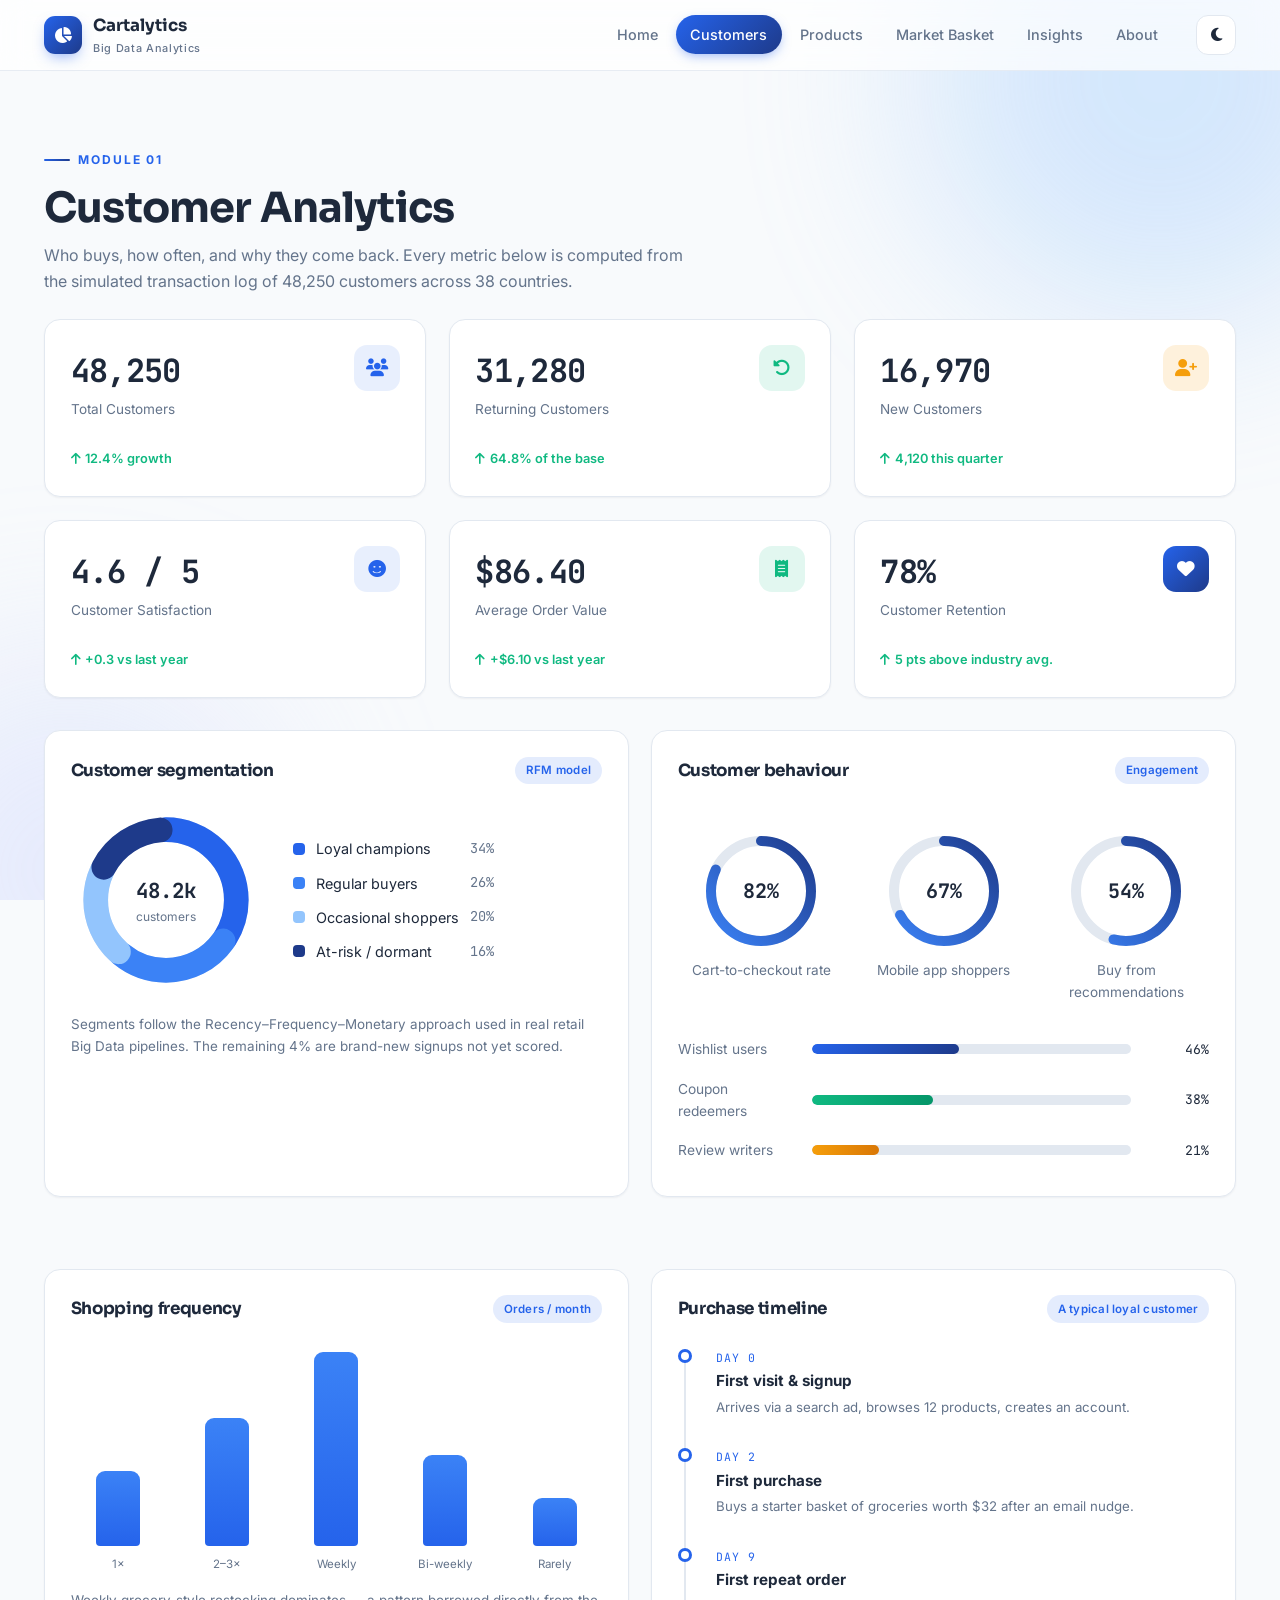
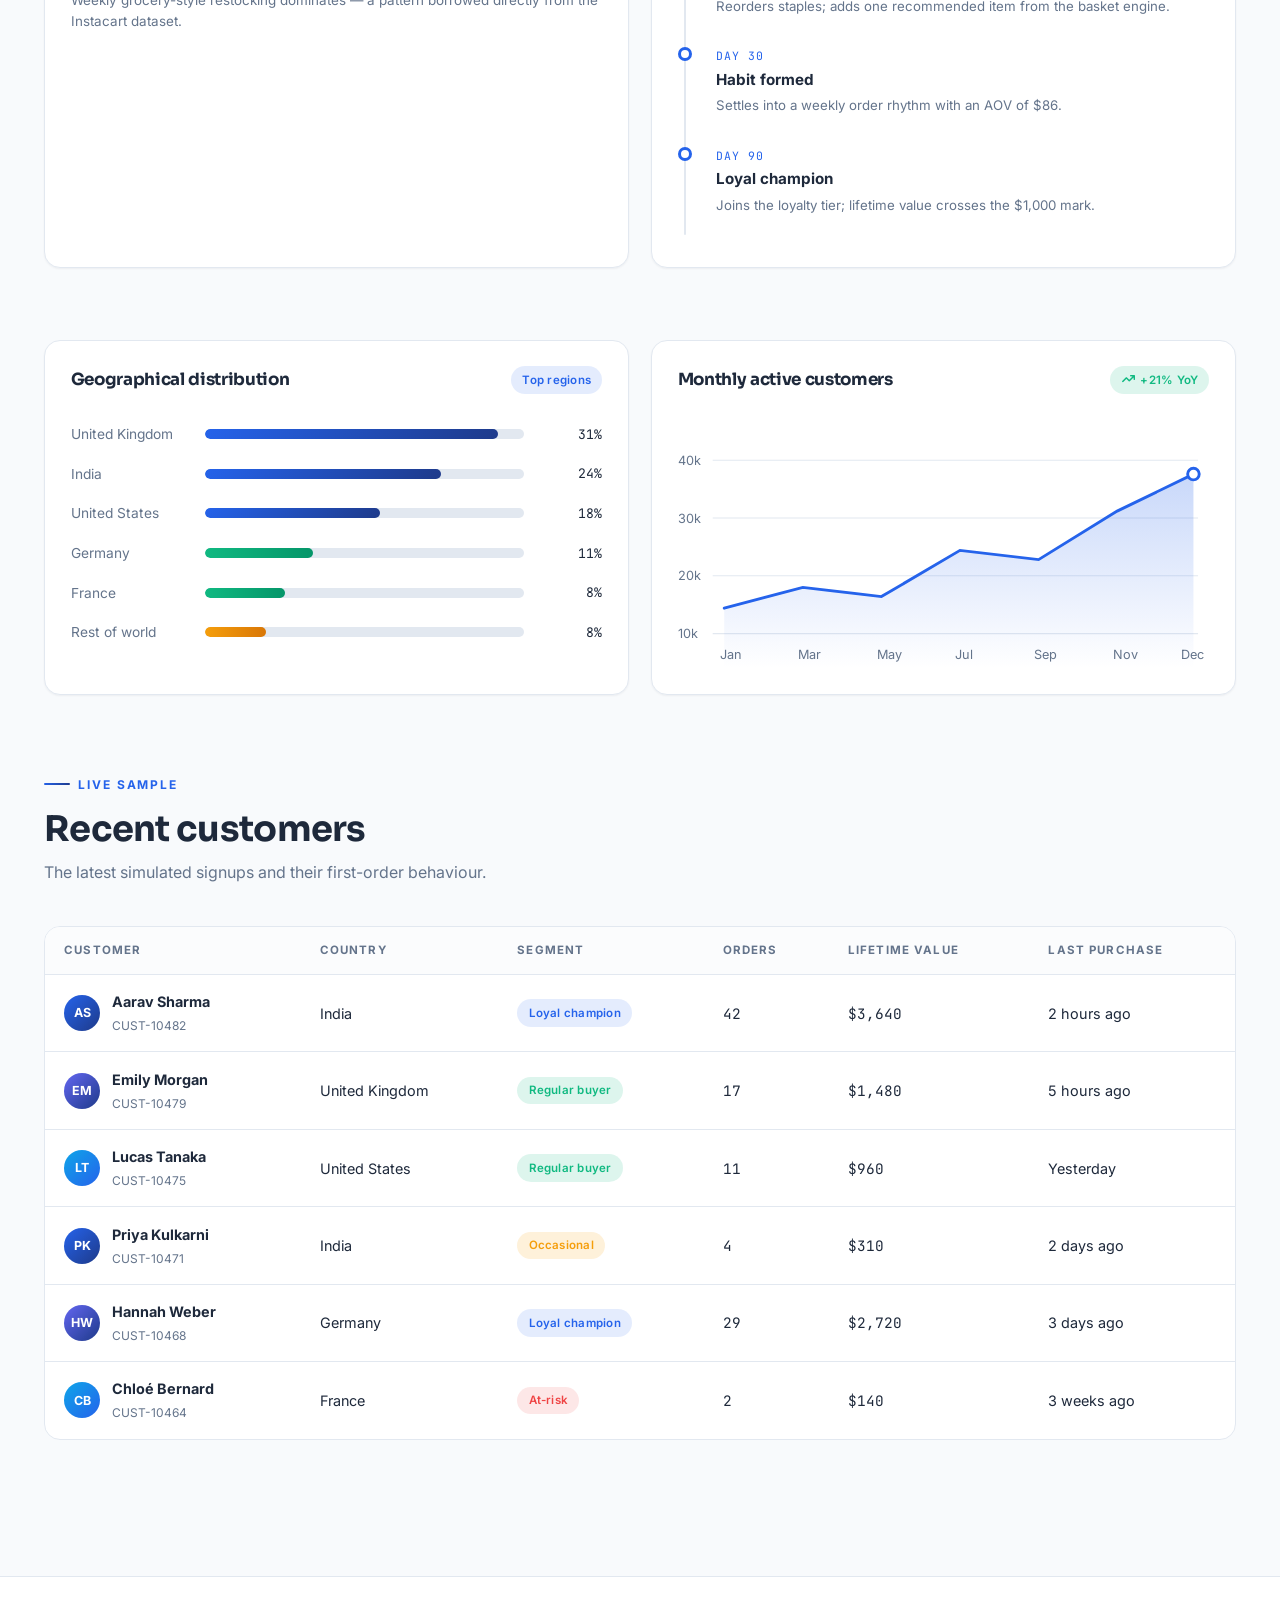
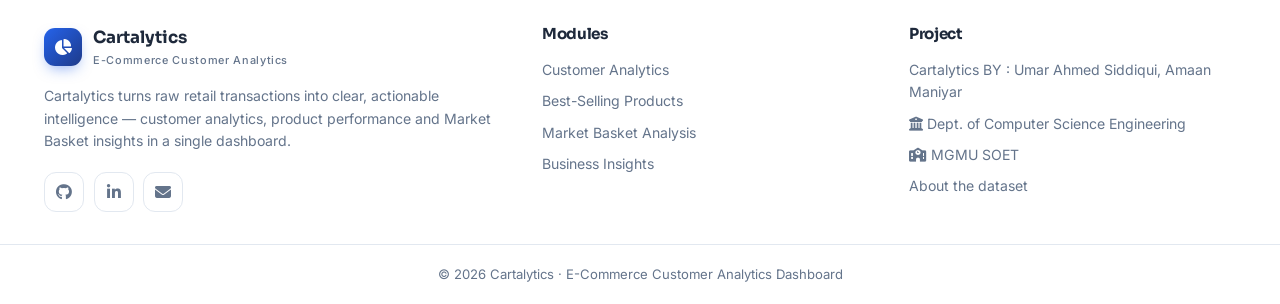
<file: customers.html>
<!DOCTYPE html>
<html lang="en">
<head>
  <meta charset="UTF-8" />
  <meta name="viewport" content="width=device-width, initial-scale=1.0" />
  <title>Customer Analytics — Cartalytics</title>
  <meta name="description" content="Customer segmentation, behaviour, retention and geographic distribution built from simulated Big Data." />
  <link rel="preconnect" href="https://fonts.googleapis.com" />
  <link rel="preconnect" href="https://fonts.gstatic.com" crossorigin />
  <link href="https://fonts.googleapis.com/css2?family=Sora:wght@500;600;700;800&family=Inter:wght@400;500;600&family=JetBrains+Mono:wght@500;700&display=swap" rel="stylesheet" />
  <link rel="stylesheet" href="https://cdnjs.cloudflare.com/ajax/libs/font-awesome/6.5.2/css/all.min.css" />
  <link rel="stylesheet" href="https://unpkg.com/aos@2.3.4/dist/aos.css" />
  <link rel="stylesheet" href="css/style.css" />
  <script>
    try { document.documentElement.setAttribute("data-theme", localStorage.getItem("eca-theme") || "light"); } catch (e) {}
  </script>
</head>
<body>

  <div class="loader" id="loader">
    <div class="loader-logo"><i class="fa-solid fa-chart-pie"></i></div>
    <div class="loader-bar"><span></span></div>
    <p>Loading analytics</p>
  </div>

  <div class="bg-orbs" aria-hidden="true"></div>

  <header class="navbar">
    <div class="nav-inner">
      <a href="index.html" class="brand">
        <span class="brand-mark"><i class="fa-solid fa-chart-pie"></i></span>
        <span>Cartalytics<small>Big Data Analytics</small></span>
      </a>
      <nav class="nav-links" id="navLinks" aria-label="Main navigation">
        <a href="index.html">Home</a>
        <a href="customers.html" class="active">Customers</a>
        <a href="products.html">Products</a>
        <a href="basket-analysis.html">Market Basket</a>
        <a href="insights.html">Insights</a>
        <a href="about.html">About</a>
      </nav>
      <div class="nav-actions">
        <button class="icon-btn" id="themeToggle" aria-label="Toggle dark mode"><i class="fa-solid fa-moon"></i></button>
        <button class="hamburger" id="hamburger" aria-label="Open menu"><span></span><span></span><span></span></button>
      </div>
    </div>
  </header>

  <main class="page">

    <!-- Page header -->
    <section class="section" style="padding-bottom:1.5rem;">
      <div class="container">
        <span class="eyebrow">Module 01</span>
        <h1 style="font-size:clamp(1.8rem,3.4vw,2.6rem);margin-bottom:0.6rem;">Customer Analytics</h1>
        <p class="text-muted" style="max-width:640px;">Who buys, how often, and why they come back. Every metric below is computed from the simulated transaction log of 48,250 customers across 38 countries.</p>
      </div>
    </section>

    <!-- KPI row -->
    <section class="section" style="padding-top:0;padding-bottom:2rem;">
      <div class="container">
        <div class="grid grid-3">
          <article class="card kpi-card" data-aos="fade-up">
            <div class="kpi-top">
              <div><p class="kpi-value" data-count="48250">0</p><p class="kpi-label">Total Customers</p></div>
              <span class="icon-chip"><i class="fa-solid fa-users"></i></span>
            </div>
            <span class="kpi-trend text-success"><i class="fa-solid fa-arrow-up"></i> 12.4% growth</span>
          </article>
          <article class="card kpi-card" data-aos="fade-up" data-aos-delay="60">
            <div class="kpi-top">
              <div><p class="kpi-value" data-count="31280">0</p><p class="kpi-label">Returning Customers</p></div>
              <span class="icon-chip green"><i class="fa-solid fa-rotate-left"></i></span>
            </div>
            <span class="kpi-trend text-success"><i class="fa-solid fa-arrow-up"></i> 64.8% of the base</span>
          </article>
          <article class="card kpi-card" data-aos="fade-up" data-aos-delay="120">
            <div class="kpi-top">
              <div><p class="kpi-value" data-count="16970">0</p><p class="kpi-label">New Customers</p></div>
              <span class="icon-chip amber"><i class="fa-solid fa-user-plus"></i></span>
            </div>
            <span class="kpi-trend text-success"><i class="fa-solid fa-arrow-up"></i> 4,120 this quarter</span>
          </article>
          <article class="card kpi-card" data-aos="fade-up">
            <div class="kpi-top">
              <div><p class="kpi-value" data-count="4.6" data-decimals="1" data-suffix=" / 5">0</p><p class="kpi-label">Customer Satisfaction</p></div>
              <span class="icon-chip"><i class="fa-solid fa-face-smile"></i></span>
            </div>
            <span class="kpi-trend text-success"><i class="fa-solid fa-arrow-up"></i> +0.3 vs last year</span>
          </article>
          <article class="card kpi-card" data-aos="fade-up" data-aos-delay="60">
            <div class="kpi-top">
              <div><p class="kpi-value" data-count="86.40" data-decimals="2" data-prefix="$">0</p><p class="kpi-label">Average Order Value</p></div>
              <span class="icon-chip green"><i class="fa-solid fa-receipt"></i></span>
            </div>
            <span class="kpi-trend text-success"><i class="fa-solid fa-arrow-up"></i> +$6.10 vs last year</span>
          </article>
          <article class="card kpi-card" data-aos="fade-up" data-aos-delay="120">
            <div class="kpi-top">
              <div><p class="kpi-value" data-count="78" data-suffix="%">0</p><p class="kpi-label">Customer Retention</p></div>
              <span class="icon-chip navy"><i class="fa-solid fa-heart"></i></span>
            </div>
            <span class="kpi-trend text-success"><i class="fa-solid fa-arrow-up"></i> 5 pts above industry avg.</span>
          </article>
        </div>
      </div>
    </section>

    <!-- Segmentation + behaviour rings -->
    <section class="section" style="padding-top:0;">
      <div class="container grid grid-2">
        <article class="card" data-aos="fade-up">
          <div class="card-head">
            <h3>Customer segmentation</h3>
            <span class="badge badge-blue">RFM model</span>
          </div>
          <div class="donut-flex">
            <div class="donut">
              <svg viewBox="0 0 200 200" role="img" aria-label="Customer segmentation donut chart">
                <!-- r=74 → circumference ≈ 465 -->
                <circle cx="100" cy="100" r="74" stroke="var(--border)" />
                <circle cx="100" cy="100" r="74" stroke="#2563EB" stroke-dasharray="158 465" stroke-dashoffset="0" stroke-linecap="round" />
                <circle cx="100" cy="100" r="74" stroke="#3B82F6" stroke-dasharray="121 465" stroke-dashoffset="-162" stroke-linecap="round" />
                <circle cx="100" cy="100" r="74" stroke="#93C5FD" stroke-dasharray="93 465" stroke-dashoffset="-287" stroke-linecap="round" />
                <circle cx="100" cy="100" r="74" stroke="#1E3A8A" stroke-dasharray="74 465" stroke-dashoffset="-384" stroke-linecap="round" />
              </svg>
              <div class="donut-center"><strong>48.2k</strong><span>customers</span></div>
            </div>
            <ul class="legend">
              <li><span class="swatch" style="background:#2563EB;"></span> Loyal champions <span class="pct">34%</span></li>
              <li><span class="swatch" style="background:#3B82F6;"></span> Regular buyers <span class="pct">26%</span></li>
              <li><span class="swatch" style="background:#93C5FD;"></span> Occasional shoppers <span class="pct">20%</span></li>
              <li><span class="swatch" style="background:#1E3A8A;"></span> At-risk / dormant <span class="pct">16%</span></li>
            </ul>
          </div>
          <p class="text-muted" style="font-size:0.84rem;margin-top:1.2rem;">Segments follow the Recency–Frequency–Monetary approach used in real retail Big Data pipelines. The remaining 4% are brand-new signups not yet scored.</p>
        </article>

        <article class="card" data-aos="fade-up" data-aos-delay="100">
          <div class="card-head">
            <h3>Customer behaviour</h3>
            <span class="badge badge-blue">Engagement</span>
          </div>
          <svg width="0" height="0" aria-hidden="true">
            <defs>
              <linearGradient id="ringGrad" x1="0" y1="0" x2="1" y2="1">
                <stop offset="0%" stop-color="#3B82F6" />
                <stop offset="100%" stop-color="#1E3A8A" />
              </linearGradient>
            </defs>
          </svg>
          <div class="grid grid-3" style="gap:1rem;">
            <div class="ring-wrap">
              <div class="ring">
                <svg viewBox="0 0 120 120"><circle class="track" cx="60" cy="60" r="50"/><circle class="meter" cx="60" cy="60" r="50" data-pct="82"/></svg>
                <span class="ring-num">82%</span>
              </div>
              <p>Cart-to-checkout rate</p>
            </div>
            <div class="ring-wrap">
              <div class="ring">
                <svg viewBox="0 0 120 120"><circle class="track" cx="60" cy="60" r="50"/><circle class="meter" cx="60" cy="60" r="50" data-pct="67"/></svg>
                <span class="ring-num">67%</span>
              </div>
              <p>Mobile app shoppers</p>
            </div>
            <div class="ring-wrap">
              <div class="ring">
                <svg viewBox="0 0 120 120"><circle class="track" cx="60" cy="60" r="50"/><circle class="meter" cx="60" cy="60" r="50" data-pct="54"/></svg>
                <span class="ring-num">54%</span>
              </div>
              <p>Buy from recommendations</p>
            </div>
          </div>
          <div style="margin-top:1.6rem;">
            <div class="bar-row"><span class="bar-label">Wishlist users</span><div class="bar-track"><div class="bar-fill" data-width="46"></div></div><span class="bar-value">46%</span></div>
            <div class="bar-row"><span class="bar-label">Coupon redeemers</span><div class="bar-track"><div class="bar-fill green" data-width="38"></div></div><span class="bar-value">38%</span></div>
            <div class="bar-row"><span class="bar-label">Review writers</span><div class="bar-track"><div class="bar-fill amber" data-width="21"></div></div><span class="bar-value">21%</span></div>
          </div>
        </article>
      </div>
    </section>

    <!-- Shopping frequency + purchase timeline -->
    <section class="section" style="padding-top:0;">
      <div class="container grid grid-2">
        <article class="card" data-aos="fade-up">
          <div class="card-head">
            <h3>Shopping frequency</h3>
            <span class="badge badge-blue">Orders / month</span>
          </div>
          <div class="columns" style="height:230px;">
            <div class="col"><div class="col-bar" data-height="34"><span class="tip">16.4k customers</span></div><span>1×</span></div>
            <div class="col"><div class="col-bar" data-height="58"><span class="tip">27.9k customers</span></div><span>2–3×</span></div>
            <div class="col"><div class="col-bar" data-height="100"><span class="tip">48.1k orders wk.</span></div><span>Weekly</span></div>
            <div class="col"><div class="col-bar" data-height="41"><span class="tip">19.7k customers</span></div><span>Bi-weekly</span></div>
            <div class="col"><div class="col-bar" data-height="22"><span class="tip">10.6k customers</span></div><span>Rarely</span></div>
          </div>
          <p class="text-muted" style="font-size:0.84rem;margin-top:1rem;">Weekly grocery-style restocking dominates — a pattern borrowed directly from the Instacart dataset.</p>
        </article>

        <article class="card" data-aos="fade-up" data-aos-delay="100">
          <div class="card-head">
            <h3>Purchase timeline</h3>
            <span class="badge badge-blue">A typical loyal customer</span>
          </div>
          <ul class="timeline">
            <li><time>Day 0</time><strong>First visit &amp; signup</strong><span>Arrives via a search ad, browses 12 products, creates an account.</span></li>
            <li><time>Day 2</time><strong>First purchase</strong><span>Buys a starter basket of groceries worth $32 after an email nudge.</span></li>
            <li><time>Day 9</time><strong>First repeat order</strong><span>Reorders staples; adds one recommended item from the basket engine.</span></li>
            <li><time>Day 30</time><strong>Habit formed</strong><span>Settles into a weekly order rhythm with an AOV of $86.</span></li>
            <li><time>Day 90</time><strong>Loyal champion</strong><span>Joins the loyalty tier; lifetime value crosses the $1,000 mark.</span></li>
          </ul>
        </article>
      </div>
    </section>

    <!-- Geography + monthly active line -->
    <section class="section" style="padding-top:0;">
      <div class="container grid grid-2">
        <article class="card" data-aos="fade-up">
          <div class="card-head">
            <h3>Geographical distribution</h3>
            <span class="badge badge-blue">Top regions</span>
          </div>
          <div class="bar-row"><span class="bar-label">United Kingdom</span><div class="bar-track"><div class="bar-fill" data-width="92"></div></div><span class="bar-value">31%</span></div>
          <div class="bar-row"><span class="bar-label">India</span><div class="bar-track"><div class="bar-fill" data-width="74"></div></div><span class="bar-value">24%</span></div>
          <div class="bar-row"><span class="bar-label">United States</span><div class="bar-track"><div class="bar-fill" data-width="55"></div></div><span class="bar-value">18%</span></div>
          <div class="bar-row"><span class="bar-label">Germany</span><div class="bar-track"><div class="bar-fill green" data-width="34"></div></div><span class="bar-value">11%</span></div>
          <div class="bar-row"><span class="bar-label">France</span><div class="bar-track"><div class="bar-fill green" data-width="25"></div></div><span class="bar-value">8%</span></div>
          <div class="bar-row"><span class="bar-label">Rest of world</span><div class="bar-track"><div class="bar-fill amber" data-width="19"></div></div><span class="bar-value">8%</span></div>
        </article>

        <article class="card" data-aos="fade-up" data-aos-delay="100">
          <div class="card-head">
            <h3>Monthly active customers</h3>
            <span class="badge badge-green"><i class="fa-solid fa-arrow-trend-up"></i> +21% YoY</span>
          </div>
          <svg class="chart-svg" viewBox="0 0 460 220" role="img" aria-label="Monthly active customers line chart">
            <defs>
              <linearGradient id="macArea" x1="0" y1="0" x2="0" y2="1">
                <stop offset="0%" stop-color="#2563EB" stop-opacity="0.25" />
                <stop offset="100%" stop-color="#2563EB" stop-opacity="0" />
              </linearGradient>
            </defs>
            <line class="grid-line" x1="30" y1="40" x2="450" y2="40" /><text class="axis-label" x="0" y="44">40k</text>
            <line class="grid-line" x1="30" y1="90" x2="450" y2="90" /><text class="axis-label" x="0" y="94">30k</text>
            <line class="grid-line" x1="30" y1="140" x2="450" y2="140" /><text class="axis-label" x="0" y="144">20k</text>
            <line class="grid-line" x1="30" y1="190" x2="450" y2="190" /><text class="axis-label" x="0" y="194">10k</text>
            <path fill="url(#macArea)" d="M40,168 L108,150 L176,158 L244,118 L312,126 L380,84 L446,52 L446,220 L40,220 Z" />
            <path class="line-path" d="M40,168 L108,150 L176,158 L244,118 L312,126 L380,84 L446,52" />
            <circle class="dot" cx="446" cy="52" r="5" />
            <text class="axis-label" x="36" y="212">Jan</text>
            <text class="axis-label" x="104" y="212">Mar</text>
            <text class="axis-label" x="172" y="212">May</text>
            <text class="axis-label" x="240" y="212">Jul</text>
            <text class="axis-label" x="308" y="212">Sep</text>
            <text class="axis-label" x="376" y="212">Nov</text>
            <text class="axis-label" x="435" y="212">Dec</text>
          </svg>
        </article>
      </div>
    </section>

    <!-- Recent customers table -->
    <section class="section" style="padding-top:0;">
      <div class="container">
        <div class="section-head" data-aos="fade-up">
          <span class="eyebrow">Live sample</span>
          <h2>Recent customers</h2>
          <p>The latest simulated signups and their first-order behaviour.</p>
        </div>
        <div class="table-wrap" data-aos="fade-up">
          <table>
            <thead>
              <tr><th>Customer</th><th>Country</th><th>Segment</th><th>Orders</th><th>Lifetime Value</th><th>Last Purchase</th></tr>
            </thead>
            <tbody>
              <tr>
                <td><div class="cell-user"><span class="avatar">AS</span><div><strong>Aarav Sharma</strong><br /><small class="text-muted">CUST-10482</small></div></div></td>
                <td>India</td><td><span class="badge badge-blue">Loyal champion</span></td>
                <td class="mono">42</td><td class="mono">$3,640</td><td>2 hours ago</td>
              </tr>
              <tr>
                <td><div class="cell-user"><span class="avatar alt">EM</span><div><strong>Emily Morgan</strong><br /><small class="text-muted">CUST-10479</small></div></div></td>
                <td>United Kingdom</td><td><span class="badge badge-green">Regular buyer</span></td>
                <td class="mono">17</td><td class="mono">$1,480</td><td>5 hours ago</td>
              </tr>
              <tr>
                <td><div class="cell-user"><span class="avatar alt2">LT</span><div><strong>Lucas Tanaka</strong><br /><small class="text-muted">CUST-10475</small></div></div></td>
                <td>United States</td><td><span class="badge badge-green">Regular buyer</span></td>
                <td class="mono">11</td><td class="mono">$960</td><td>Yesterday</td>
              </tr>
              <tr>
                <td><div class="cell-user"><span class="avatar">PK</span><div><strong>Priya Kulkarni</strong><br /><small class="text-muted">CUST-10471</small></div></div></td>
                <td>India</td><td><span class="badge badge-amber">Occasional</span></td>
                <td class="mono">4</td><td class="mono">$310</td><td>2 days ago</td>
              </tr>
              <tr>
                <td><div class="cell-user"><span class="avatar alt">HW</span><div><strong>Hannah Weber</strong><br /><small class="text-muted">CUST-10468</small></div></div></td>
                <td>Germany</td><td><span class="badge badge-blue">Loyal champion</span></td>
                <td class="mono">29</td><td class="mono">$2,720</td><td>3 days ago</td>
              </tr>
              <tr>
                <td><div class="cell-user"><span class="avatar alt2">CB</span><div><strong>Chloé Bernard</strong><br /><small class="text-muted">CUST-10464</small></div></div></td>
                <td>France</td><td><span class="badge badge-red">At-risk</span></td>
                <td class="mono">2</td><td class="mono">$140</td><td>3 weeks ago</td>
              </tr>
            </tbody>
          </table>
        </div>
      </div>
    </section>

  </main>

  <footer class="footer">
    <div class="footer-inner">
      <div>
        <a href="index.html" class="brand" style="margin-bottom:1rem;">
          <span class="brand-mark"><i class="fa-solid fa-chart-pie"></i></span>
          <span>Cartalytics<small>E-Commerce Customer Analytics</small></span>
        </a>
        <p>Cartalytics turns raw retail transactions into clear, actionable intelligence — customer analytics, product performance and Market Basket insights in a single dashboard.</p>
        <div class="socials">
          <a href="#" aria-label="GitHub"><i class="fa-brands fa-github"></i></a>
          <a href="#" aria-label="LinkedIn"><i class="fa-brands fa-linkedin-in"></i></a>
          <a href="#" aria-label="Email"><i class="fa-solid fa-envelope"></i></a>
        </div>
      </div>
      <div>
        <h4>Modules</h4>
        <ul>
          <li><a href="customers.html">Customer Analytics</a></li>
          <li><a href="products.html">Best-Selling Products</a></li>
          <li><a href="basket-analysis.html">Market Basket Analysis</a></li>
          <li><a href="insights.html">Business Insights</a></li>
        </ul>
      </div>
      <div>
        <h4>Project</h4>
        <ul>
          <li><a href="index.html">Cartalytics</a> BY : Umar Ahmed Siddiqui, Amaan Maniyar</li>
          <li><i class="fa-solid fa-building-columns"></i> Dept. of Computer Science Engineering</li>
          <li><i class="fa-solid fa-school"></i> MGMU SOET</li>
          <li><a href="about.html">About the dataset</a></li>
        </ul>
      </div>
    </div>
    <div class="footer-bottom">© 2026 Cartalytics · E-Commerce Customer Analytics Dashboard</div>
  </footer>

  <button class="scroll-top" id="scrollTop" aria-label="Scroll to top"><i class="fa-solid fa-arrow-up"></i></button>

  <script src="https://unpkg.com/aos@2.3.4/dist/aos.js"></script>
  <script src="js/script.js"></script>
</body>
</html>
</file>
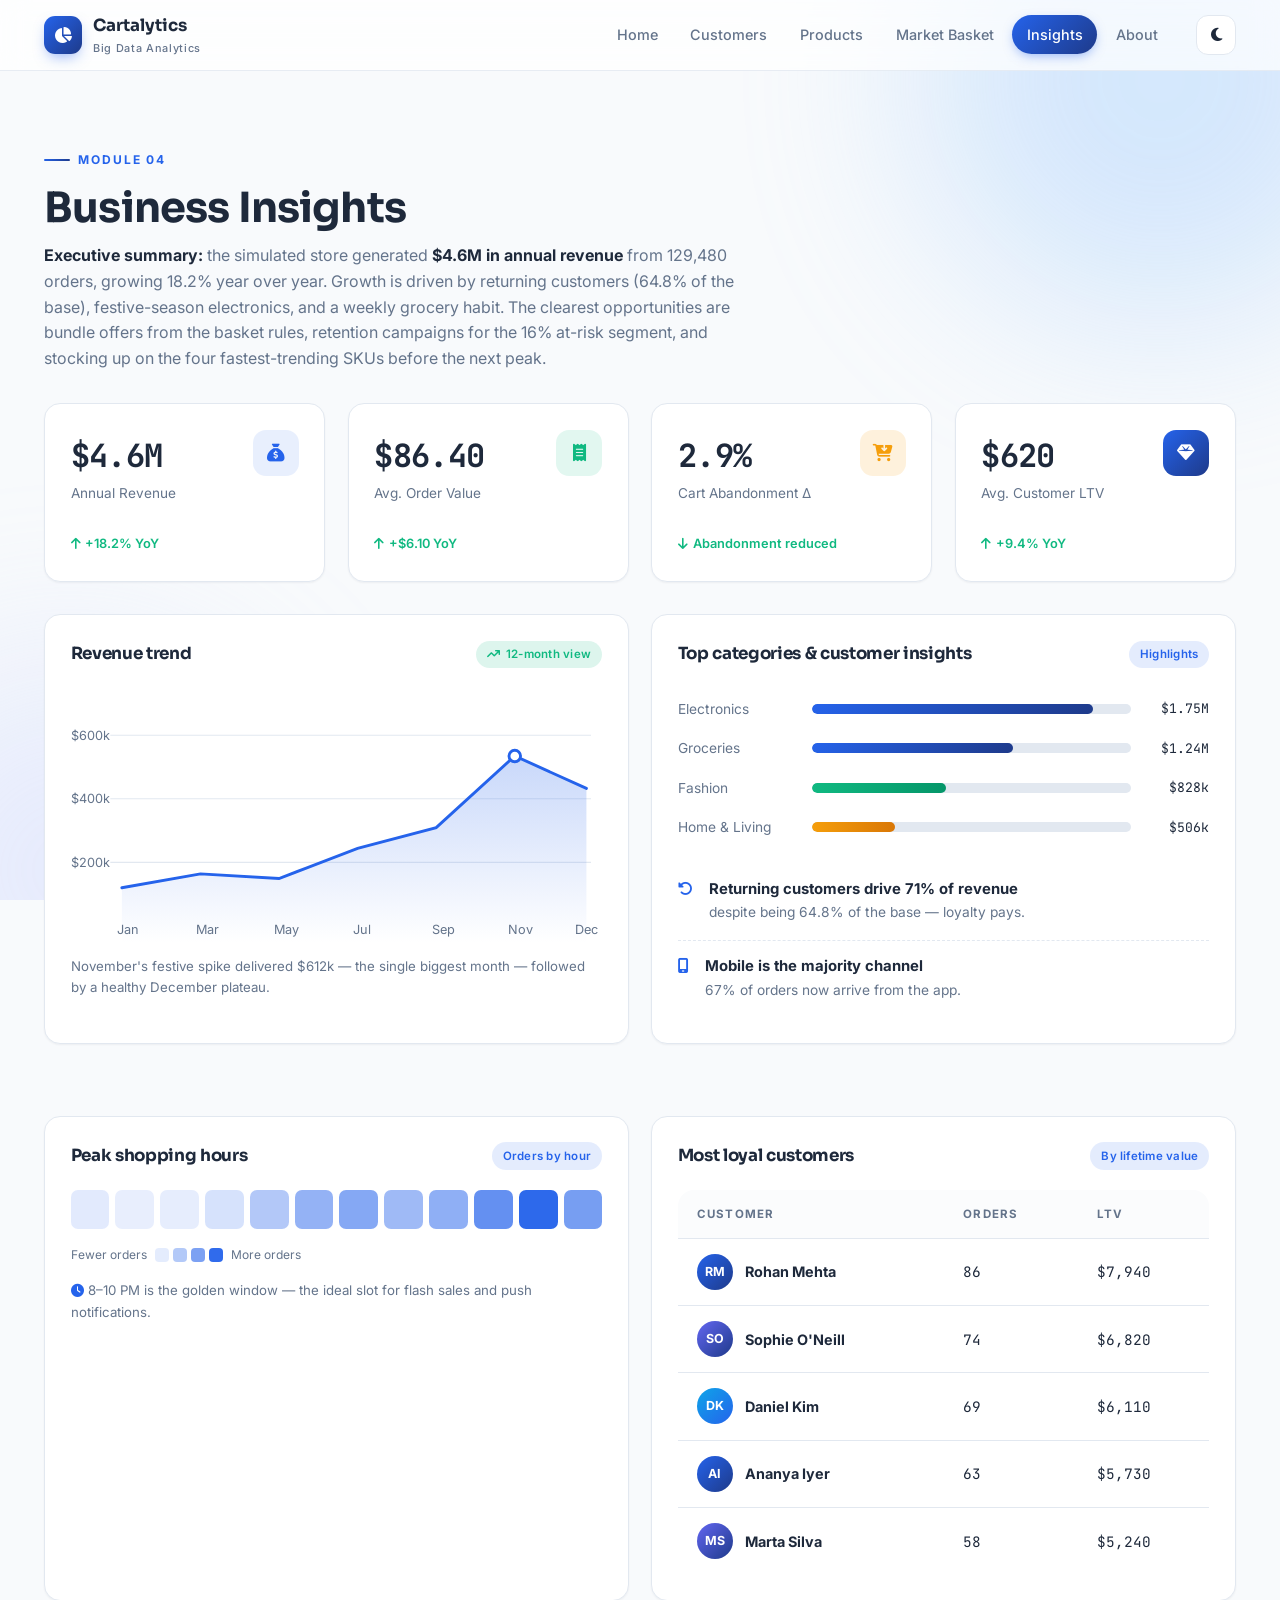
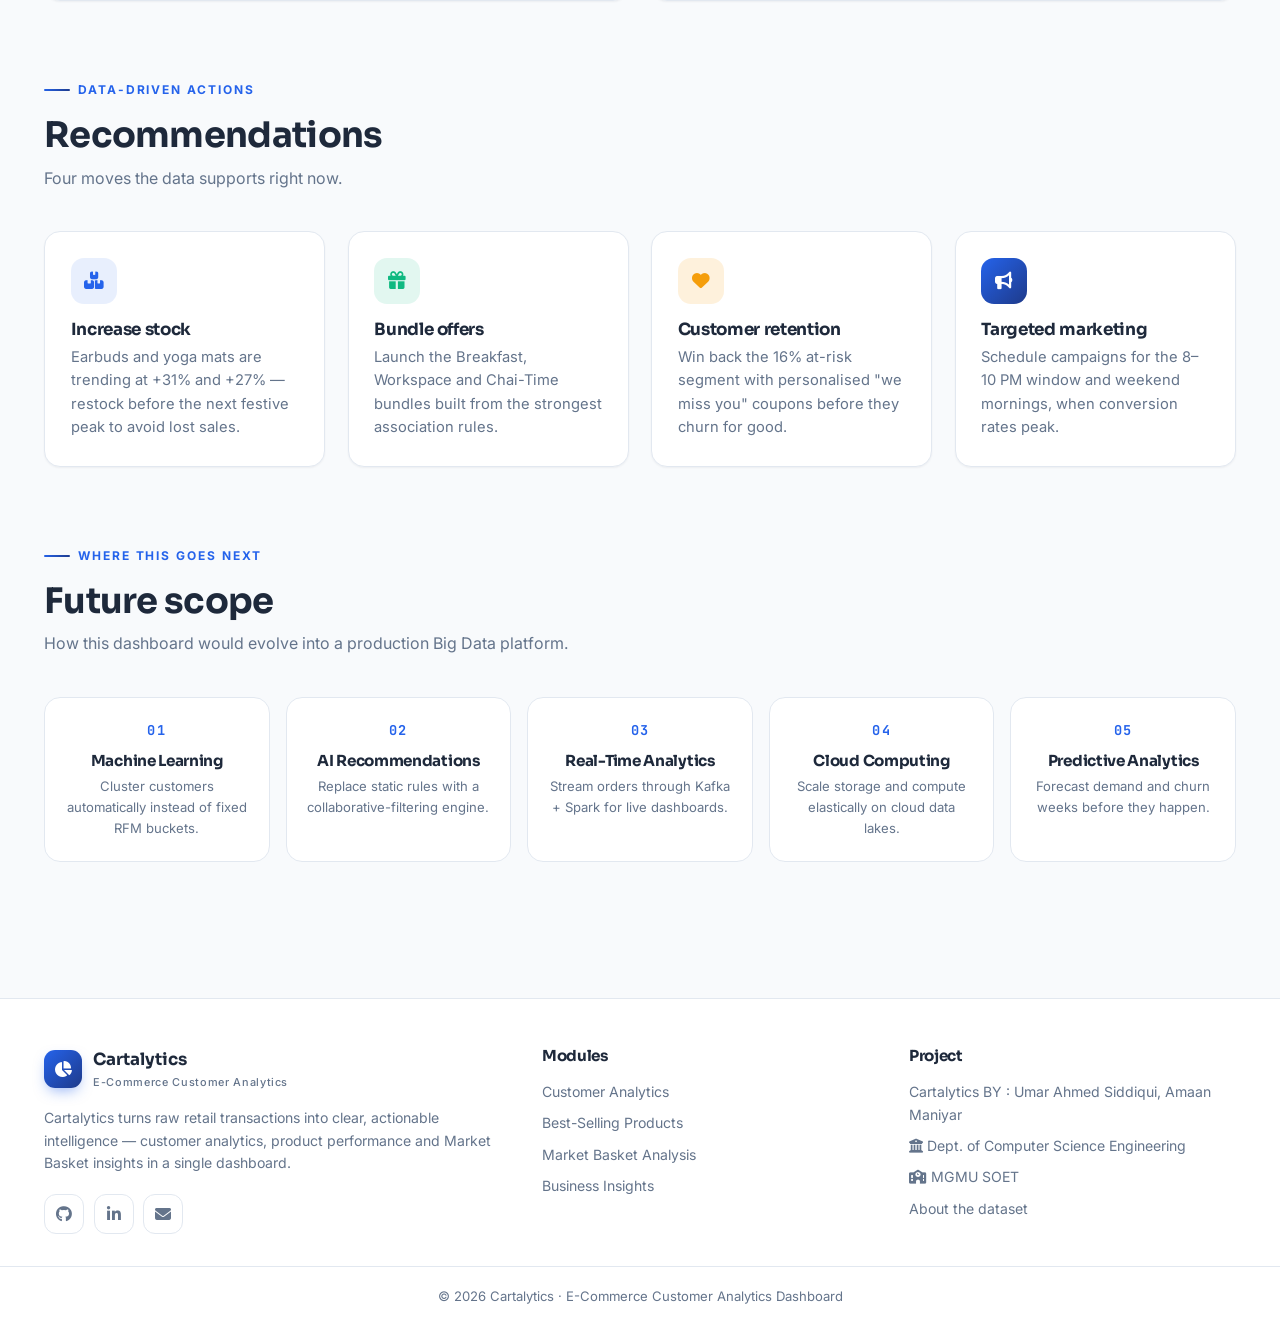
<file: insights.html>
<!DOCTYPE html>
<html lang="en">
<head>
  <meta charset="UTF-8" />
  <meta name="viewport" content="width=device-width, initial-scale=1.0" />
  <title>Business Insights — Cartalytics</title>
  <meta name="description" content="Executive summary, sales trends, peak shopping hours, loyal customers and data-driven recommendations." />
  <link rel="preconnect" href="https://fonts.googleapis.com" />
  <link rel="preconnect" href="https://fonts.gstatic.com" crossorigin />
  <link href="https://fonts.googleapis.com/css2?family=Sora:wght@500;600;700;800&family=Inter:wght@400;500;600&family=JetBrains+Mono:wght@500;700&display=swap" rel="stylesheet" />
  <link rel="stylesheet" href="https://cdnjs.cloudflare.com/ajax/libs/font-awesome/6.5.2/css/all.min.css" />
  <link rel="stylesheet" href="https://unpkg.com/aos@2.3.4/dist/aos.css" />
  <link rel="stylesheet" href="css/style.css" />
  <script>
    try { document.documentElement.setAttribute("data-theme", localStorage.getItem("eca-theme") || "light"); } catch (e) {}
  </script>
</head>
<body>

  <div class="loader" id="loader">
    <div class="loader-logo"><i class="fa-solid fa-chart-pie"></i></div>
    <div class="loader-bar"><span></span></div>
    <p>Loading analytics</p>
  </div>

  <div class="bg-orbs" aria-hidden="true"></div>

  <header class="navbar">
    <div class="nav-inner">
      <a href="index.html" class="brand">
        <span class="brand-mark"><i class="fa-solid fa-chart-pie"></i></span>
        <span>Cartalytics<small>Big Data Analytics</small></span>
      </a>
      <nav class="nav-links" id="navLinks" aria-label="Main navigation">
        <a href="index.html">Home</a>
        <a href="customers.html">Customers</a>
        <a href="products.html">Products</a>
        <a href="basket-analysis.html">Market Basket</a>
        <a href="insights.html" class="active">Insights</a>
        <a href="about.html">About</a>
      </nav>
      <div class="nav-actions">
        <button class="icon-btn" id="themeToggle" aria-label="Toggle dark mode"><i class="fa-solid fa-moon"></i></button>
        <button class="hamburger" id="hamburger" aria-label="Open menu"><span></span><span></span><span></span></button>
      </div>
    </div>
  </header>

  <main class="page">

    <!-- Executive summary -->
    <section class="section" style="padding-bottom:2rem;">
      <div class="container">
        <span class="eyebrow">Module 04</span>
        <h1 style="font-size:clamp(1.8rem,3.4vw,2.6rem);margin-bottom:0.6rem;">Business Insights</h1>
        <p class="text-muted" style="max-width:720px;">
          <strong style="color:var(--text);">Executive summary:</strong> the simulated store generated <strong style="color:var(--text);">$4.6M in annual revenue</strong> from 129,480 orders, growing 18.2% year over year. Growth is driven by returning customers (64.8% of the base), festive-season electronics, and a weekly grocery habit. The clearest opportunities are bundle offers from the basket rules, retention campaigns for the 16% at-risk segment, and stocking up on the four fastest-trending SKUs before the next peak.
        </p>
      </div>
    </section>

    <!-- Business KPIs -->
    <section class="section" style="padding-top:0;padding-bottom:2rem;">
      <div class="container grid grid-4">
        <article class="card kpi-card" data-aos="fade-up">
          <div class="kpi-top">
            <div><p class="kpi-value" data-count="4.6" data-decimals="1" data-prefix="$" data-suffix="M">0</p><p class="kpi-label">Annual Revenue</p></div>
            <span class="icon-chip"><i class="fa-solid fa-sack-dollar"></i></span>
          </div>
          <span class="kpi-trend text-success"><i class="fa-solid fa-arrow-up"></i> +18.2% YoY</span>
        </article>
        <article class="card kpi-card" data-aos="fade-up" data-aos-delay="60">
          <div class="kpi-top">
            <div><p class="kpi-value" data-count="86.40" data-decimals="2" data-prefix="$">0</p><p class="kpi-label">Avg. Order Value</p></div>
            <span class="icon-chip green"><i class="fa-solid fa-receipt"></i></span>
          </div>
          <span class="kpi-trend text-success"><i class="fa-solid fa-arrow-up"></i> +$6.10 YoY</span>
        </article>
        <article class="card kpi-card" data-aos="fade-up" data-aos-delay="120">
          <div class="kpi-top">
            <div><p class="kpi-value" data-count="2.9" data-decimals="1" data-suffix="%">0</p><p class="kpi-label">Cart Abandonment Δ</p></div>
            <span class="icon-chip amber"><i class="fa-solid fa-cart-arrow-down"></i></span>
          </div>
          <span class="kpi-trend text-success"><i class="fa-solid fa-arrow-down"></i> Abandonment reduced</span>
        </article>
        <article class="card kpi-card" data-aos="fade-up" data-aos-delay="180">
          <div class="kpi-top">
            <div><p class="kpi-value" data-count="620" data-prefix="$">0</p><p class="kpi-label">Avg. Customer LTV</p></div>
            <span class="icon-chip navy"><i class="fa-solid fa-gem"></i></span>
          </div>
          <span class="kpi-trend text-success"><i class="fa-solid fa-arrow-up"></i> +9.4% YoY</span>
        </article>
      </div>
    </section>

    <!-- Revenue insights + top categories -->
    <section class="section" style="padding-top:0;">
      <div class="container grid grid-2">
        <article class="card" data-aos="fade-up">
          <div class="card-head">
            <h3>Revenue trend</h3>
            <span class="badge badge-green"><i class="fa-solid fa-arrow-trend-up"></i> 12-month view</span>
          </div>
          <svg class="chart-svg" viewBox="0 0 460 220" role="img" aria-label="Twelve month revenue trend">
            <defs>
              <linearGradient id="revArea" x1="0" y1="0" x2="0" y2="1">
                <stop offset="0%" stop-color="#2563EB" stop-opacity="0.25" />
                <stop offset="100%" stop-color="#2563EB" stop-opacity="0" />
              </linearGradient>
            </defs>
            <line class="grid-line" x1="34" y1="40" x2="450" y2="40" /><text class="axis-label" x="0" y="44">$600k</text>
            <line class="grid-line" x1="34" y1="95" x2="450" y2="95" /><text class="axis-label" x="0" y="99">$400k</text>
            <line class="grid-line" x1="34" y1="150" x2="450" y2="150" /><text class="axis-label" x="0" y="154">$200k</text>
            <path fill="url(#revArea)" d="M44,172 L112,160 L180,164 L248,138 L316,120 L384,58 L446,86 L446,220 L44,220 Z" />
            <path class="line-path" d="M44,172 L112,160 L180,164 L248,138 L316,120 L384,58 L446,86" />
            <circle class="dot" cx="384" cy="58" r="5" />
            <text class="axis-label" x="40" y="212">Jan</text>
            <text class="axis-label" x="108" y="212">Mar</text>
            <text class="axis-label" x="176" y="212">May</text>
            <text class="axis-label" x="244" y="212">Jul</text>
            <text class="axis-label" x="312" y="212">Sep</text>
            <text class="axis-label" x="378" y="212">Nov</text>
            <text class="axis-label" x="436" y="212">Dec</text>
          </svg>
          <p class="text-muted" style="font-size:0.83rem;margin-top:0.8rem;">November's festive spike delivered $612k — the single biggest month — followed by a healthy December plateau.</p>
        </article>

        <article class="card" data-aos="fade-up" data-aos-delay="100">
          <div class="card-head">
            <h3>Top categories &amp; customer insights</h3>
            <span class="badge badge-blue">Highlights</span>
          </div>
          <div class="bar-row"><span class="bar-label">Electronics</span><div class="bar-track"><div class="bar-fill" data-width="88"></div></div><span class="bar-value">$1.75M</span></div>
          <div class="bar-row"><span class="bar-label">Groceries</span><div class="bar-track"><div class="bar-fill" data-width="63"></div></div><span class="bar-value">$1.24M</span></div>
          <div class="bar-row"><span class="bar-label">Fashion</span><div class="bar-track"><div class="bar-fill green" data-width="42"></div></div><span class="bar-value">$828k</span></div>
          <div class="bar-row"><span class="bar-label">Home &amp; Living</span><div class="bar-track"><div class="bar-fill amber" data-width="26"></div></div><span class="bar-value">$506k</span></div>
          <ul class="insight-list" style="margin-top:1rem;">
            <li><i class="fa-solid fa-rotate-left"></i><div><strong>Returning customers drive 71% of revenue</strong><span>despite being 64.8% of the base — loyalty pays.</span></div></li>
            <li><i class="fa-solid fa-mobile-screen"></i><div><strong>Mobile is the majority channel</strong><span>67% of orders now arrive from the app.</span></div></li>
          </ul>
        </article>
      </div>
    </section>

    <!-- Peak hours heatmap + loyal customers -->
    <section class="section" style="padding-top:0;">
      <div class="container grid grid-2">
        <article class="card" data-aos="fade-up">
          <div class="card-head">
            <h3>Peak shopping hours</h3>
            <span class="badge badge-blue">Orders by hour</span>
          </div>
          <div class="heatmap">
            <div class="heat-cell" style="--h:0.08" data-tip="12am · 0.9k"></div>
            <div class="heat-cell" style="--h:0.05" data-tip="2am · 0.5k"></div>
            <div class="heat-cell" style="--h:0.06" data-tip="4am · 0.6k"></div>
            <div class="heat-cell" style="--h:0.14" data-tip="6am · 1.6k"></div>
            <div class="heat-cell" style="--h:0.32" data-tip="8am · 3.7k"></div>
            <div class="heat-cell" style="--h:0.48" data-tip="10am · 5.5k"></div>
            <div class="heat-cell" style="--h:0.55" data-tip="12pm · 6.3k"></div>
            <div class="heat-cell" style="--h:0.42" data-tip="2pm · 4.8k"></div>
            <div class="heat-cell" style="--h:0.50" data-tip="4pm · 5.8k"></div>
            <div class="heat-cell" style="--h:0.72" data-tip="6pm · 8.3k"></div>
            <div class="heat-cell" style="--h:1" data-tip="8pm · 11.5k"></div>
            <div class="heat-cell" style="--h:0.62" data-tip="10pm · 7.1k"></div>
          </div>
          <div class="heat-scale">
            <span>Fewer orders</span>
            <div class="cells">
              <i style="background:rgba(37,99,235,0.12);"></i>
              <i style="background:rgba(37,99,235,0.35);"></i>
              <i style="background:rgba(37,99,235,0.6);"></i>
              <i style="background:rgba(37,99,235,0.95);"></i>
            </div>
            <span>More orders</span>
          </div>
          <p class="text-muted" style="font-size:0.83rem;margin-top:1rem;"><i class="fa-solid fa-clock" style="color:var(--primary);"></i> 8–10 PM is the golden window — the ideal slot for flash sales and push notifications.</p>
        </article>

        <article class="card" data-aos="fade-up" data-aos-delay="100">
          <div class="card-head">
            <h3>Most loyal customers</h3>
            <span class="badge badge-blue">By lifetime value</span>
          </div>
          <div class="table-wrap" style="border:none;">
            <table style="min-width:0;">
              <thead><tr><th>Customer</th><th>Orders</th><th>LTV</th></tr></thead>
              <tbody>
                <tr><td><div class="cell-user"><span class="avatar">RM</span><strong>Rohan Mehta</strong></div></td><td class="mono">86</td><td class="mono">$7,940</td></tr>
                <tr><td><div class="cell-user"><span class="avatar alt">SO</span><strong>Sophie O'Neill</strong></div></td><td class="mono">74</td><td class="mono">$6,820</td></tr>
                <tr><td><div class="cell-user"><span class="avatar alt2">DK</span><strong>Daniel Kim</strong></div></td><td class="mono">69</td><td class="mono">$6,110</td></tr>
                <tr><td><div class="cell-user"><span class="avatar">AI</span><strong>Ananya Iyer</strong></div></td><td class="mono">63</td><td class="mono">$5,730</td></tr>
                <tr><td><div class="cell-user"><span class="avatar alt">MS</span><strong>Marta Silva</strong></div></td><td class="mono">58</td><td class="mono">$5,240</td></tr>
              </tbody>
            </table>
          </div>
        </article>
      </div>
    </section>

    <!-- Recommendations -->
    <section class="section" style="padding-top:0;">
      <div class="container">
        <div class="section-head" data-aos="fade-up">
          <span class="eyebrow">Data-driven actions</span>
          <h2>Recommendations</h2>
          <p>Four moves the data supports right now.</p>
        </div>
        <div class="grid grid-4">
          <article class="card" data-aos="fade-up">
            <span class="icon-chip" style="margin-bottom:1rem;"><i class="fa-solid fa-boxes-stacked"></i></span>
            <h3>Increase stock</h3>
            <p>Earbuds and yoga mats are trending at +31% and +27% — restock before the next festive peak to avoid lost sales.</p>
          </article>
          <article class="card" data-aos="fade-up" data-aos-delay="60">
            <span class="icon-chip green" style="margin-bottom:1rem;"><i class="fa-solid fa-gift"></i></span>
            <h3>Bundle offers</h3>
            <p>Launch the Breakfast, Workspace and Chai-Time bundles built from the strongest association rules.</p>
          </article>
          <article class="card" data-aos="fade-up" data-aos-delay="120">
            <span class="icon-chip amber" style="margin-bottom:1rem;"><i class="fa-solid fa-heart"></i></span>
            <h3>Customer retention</h3>
            <p>Win back the 16% at-risk segment with personalised "we miss you" coupons before they churn for good.</p>
          </article>
          <article class="card" data-aos="fade-up" data-aos-delay="180">
            <span class="icon-chip navy" style="margin-bottom:1rem;"><i class="fa-solid fa-bullhorn"></i></span>
            <h3>Targeted marketing</h3>
            <p>Schedule campaigns for the 8–10 PM window and weekend mornings, when conversion rates peak.</p>
          </article>
        </div>
      </div>
    </section>

    <!-- Future scope -->
    <section class="section" style="padding-top:0;">
      <div class="container">
        <div class="section-head" data-aos="fade-up">
          <span class="eyebrow">Where this goes next</span>
          <h2>Future scope</h2>
          <p>How this dashboard would evolve into a production Big Data platform.</p>
        </div>
        <div class="step-flow" data-aos="fade-up">
          <div class="step"><h4>Machine Learning</h4><p>Cluster customers automatically instead of fixed RFM buckets.</p></div>
          <div class="step"><h4>AI Recommendations</h4><p>Replace static rules with a collaborative-filtering engine.</p></div>
          <div class="step"><h4>Real-Time Analytics</h4><p>Stream orders through Kafka + Spark for live dashboards.</p></div>
          <div class="step"><h4>Cloud Computing</h4><p>Scale storage and compute elastically on cloud data lakes.</p></div>
          <div class="step"><h4>Predictive Analytics</h4><p>Forecast demand and churn weeks before they happen.</p></div>
        </div>
      </div>
    </section>

  </main>

  <footer class="footer">
    <div class="footer-inner">
      <div>
        <a href="index.html" class="brand" style="margin-bottom:1rem;">
          <span class="brand-mark"><i class="fa-solid fa-chart-pie"></i></span>
          <span>Cartalytics<small>E-Commerce Customer Analytics</small></span>
        </a>
        <p>Cartalytics turns raw retail transactions into clear, actionable intelligence — customer analytics, product performance and Market Basket insights in a single dashboard.</p>
        <div class="socials">
          <a href="#" aria-label="GitHub"><i class="fa-brands fa-github"></i></a>
          <a href="#" aria-label="LinkedIn"><i class="fa-brands fa-linkedin-in"></i></a>
          <a href="#" aria-label="Email"><i class="fa-solid fa-envelope"></i></a>
        </div>
      </div>
      <div>
        <h4>Modules</h4>
        <ul>
          <li><a href="customers.html">Customer Analytics</a></li>
          <li><a href="products.html">Best-Selling Products</a></li>
          <li><a href="basket-analysis.html">Market Basket Analysis</a></li>
          <li><a href="insights.html">Business Insights</a></li>
        </ul>
      </div>
      <div>
        <h4>Project</h4>
        <ul>
          <li><a href="index.html">Cartalytics</a> BY : Umar Ahmed Siddiqui, Amaan Maniyar</li>
          <li><i class="fa-solid fa-building-columns"></i> Dept. of Computer Science Engineering</li>
          <li><i class="fa-solid fa-school"></i> MGMU SOET</li>
          <li><a href="about.html">About the dataset</a></li>
        </ul>
      </div>
    </div>
    <div class="footer-bottom">© 2026 Cartalytics · E-Commerce Customer Analytics Dashboard</div>
  </footer>

  <button class="scroll-top" id="scrollTop" aria-label="Scroll to top"><i class="fa-solid fa-arrow-up"></i></button>

  <script src="https://unpkg.com/aos@2.3.4/dist/aos.js"></script>
  <script src="js/script.js"></script>
</body>
</html>
</file>
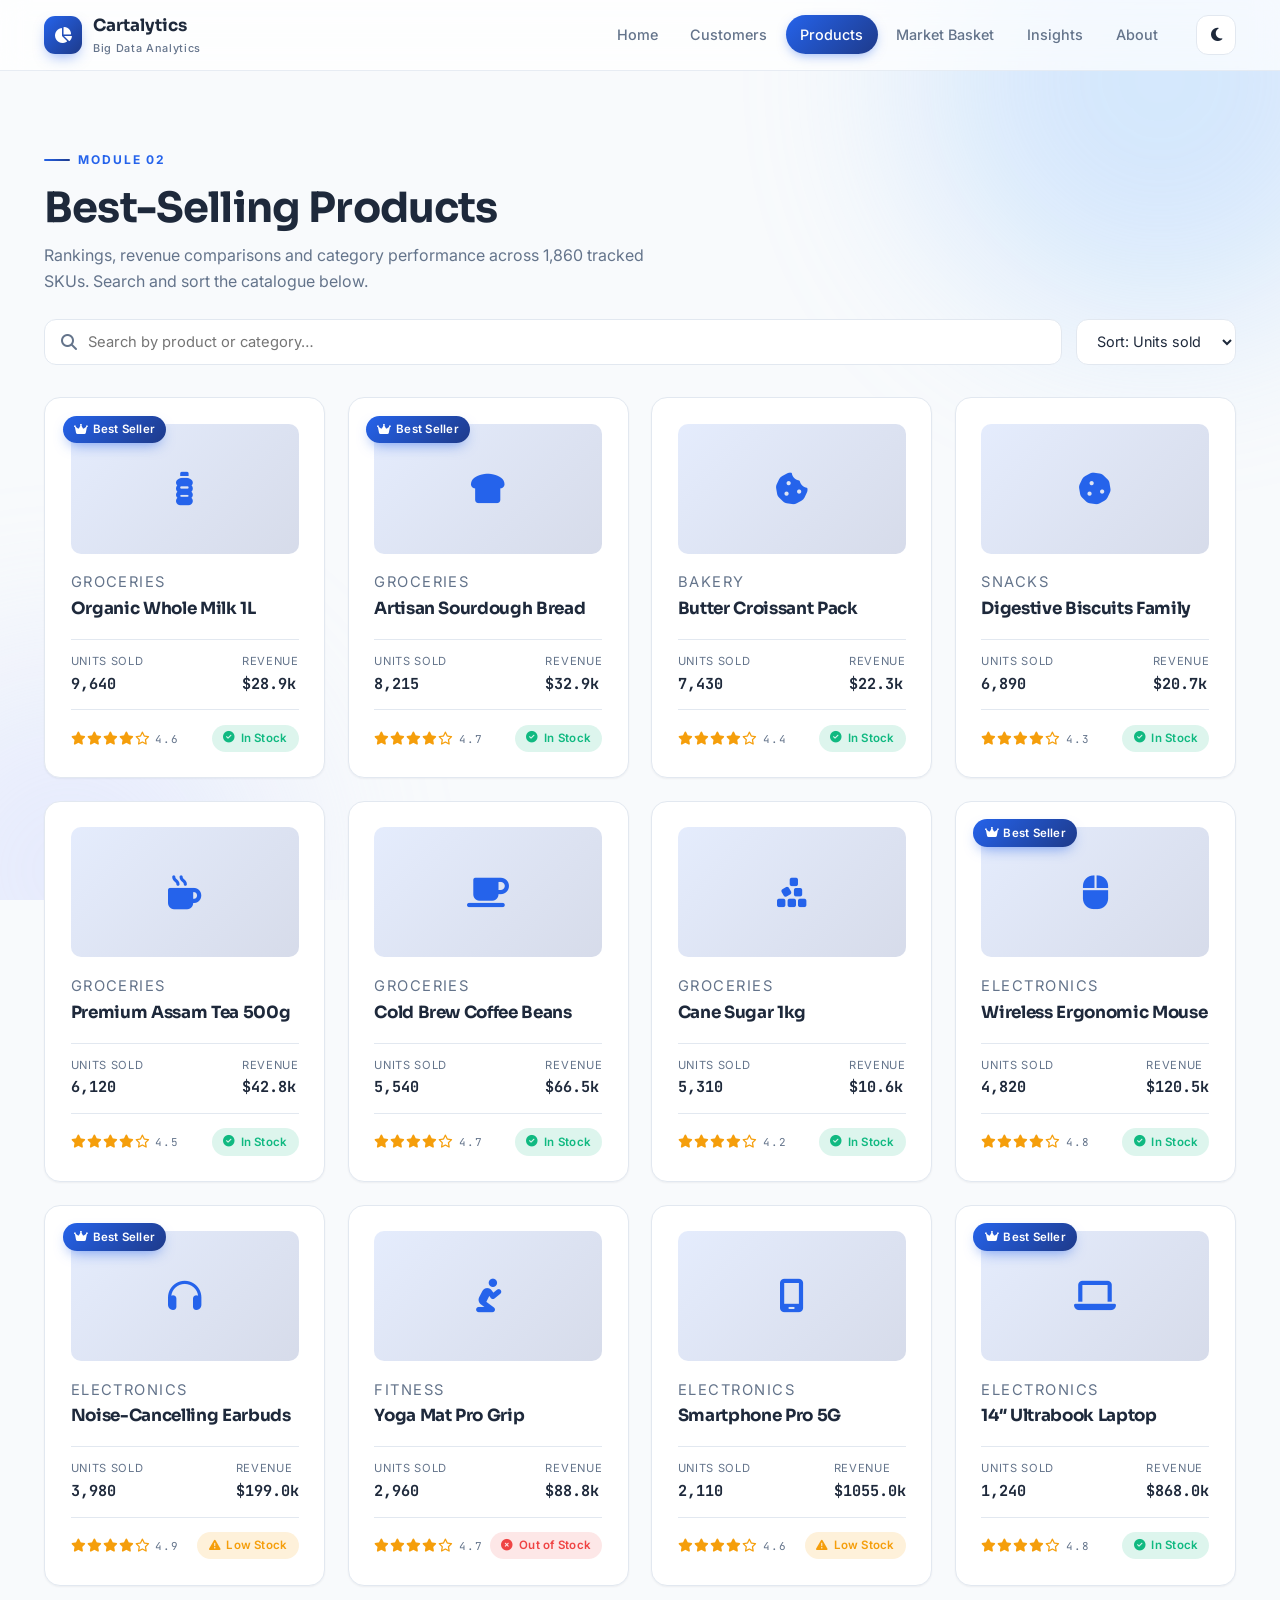
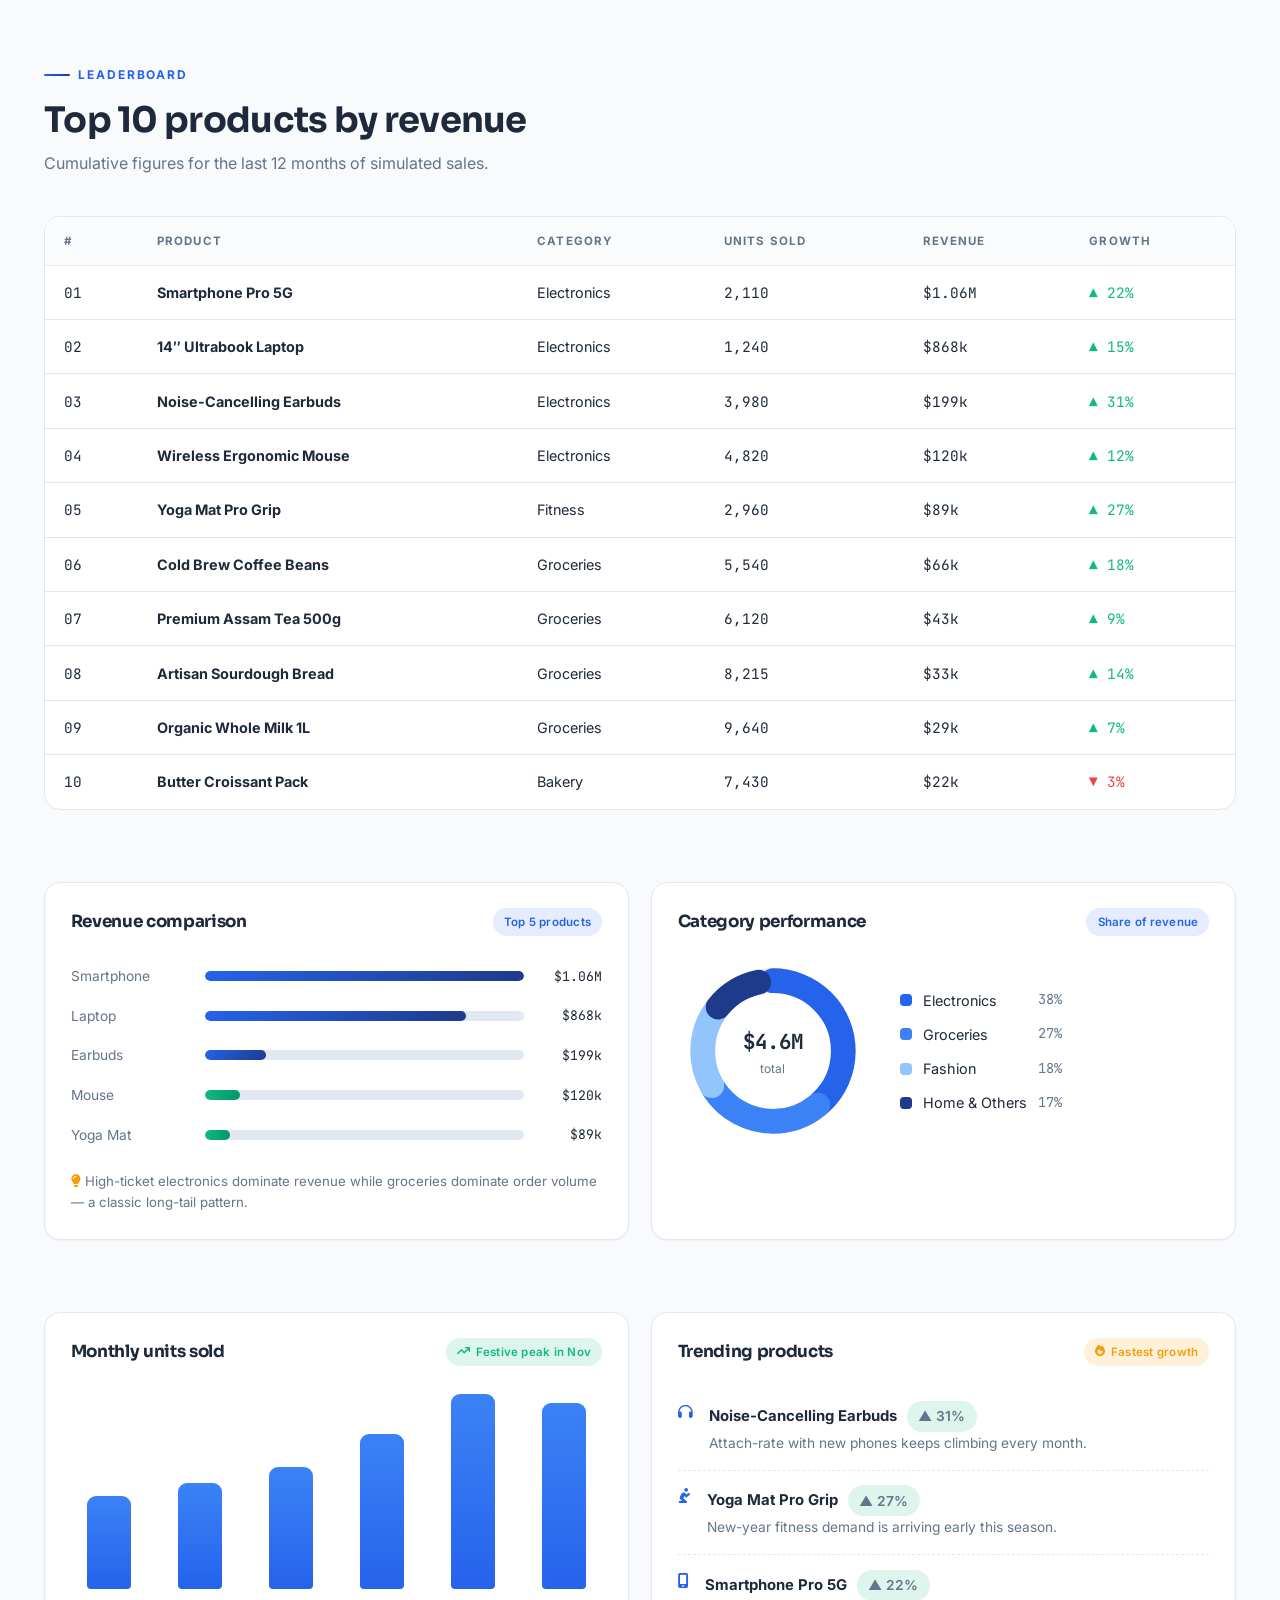
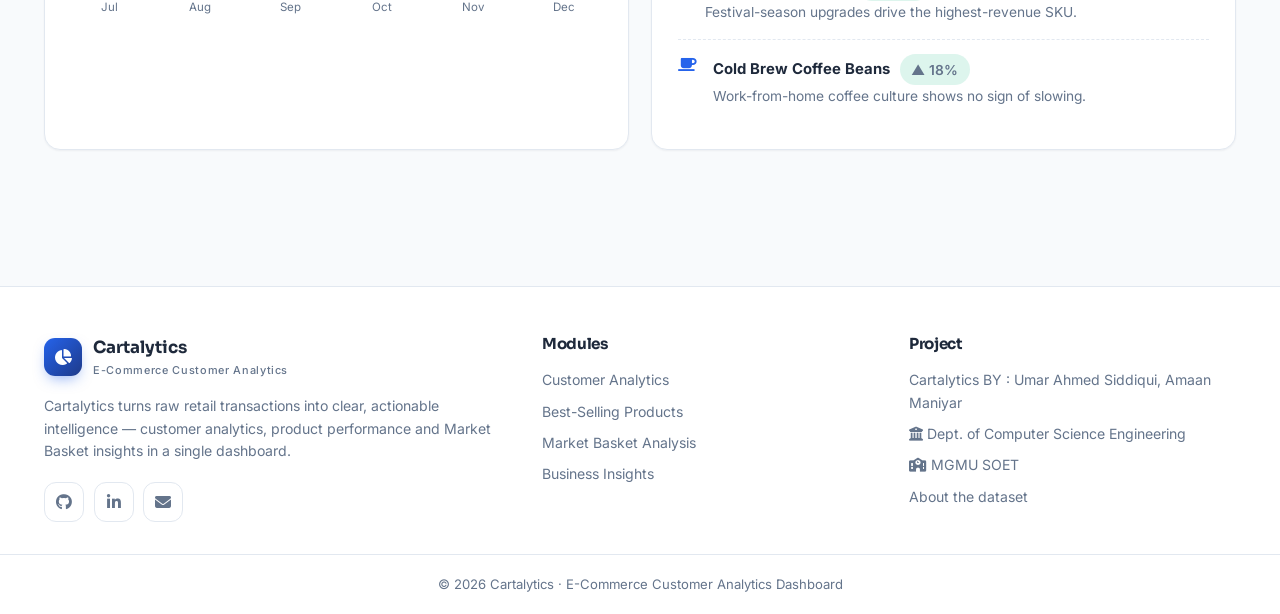
<file: products.html>
<!DOCTYPE html>
<html lang="en">
<head>
  <meta charset="UTF-8" />
  <meta name="viewport" content="width=device-width, initial-scale=1.0" />
  <title>Best-Selling Products — Cartalytics</title>
  <meta name="description" content="Top products, category performance and monthly sales built from simulated retail Big Data." />
  <link rel="preconnect" href="https://fonts.googleapis.com" />
  <link rel="preconnect" href="https://fonts.gstatic.com" crossorigin />
  <link href="https://fonts.googleapis.com/css2?family=Sora:wght@500;600;700;800&family=Inter:wght@400;500;600&family=JetBrains+Mono:wght@500;700&display=swap" rel="stylesheet" />
  <link rel="stylesheet" href="https://cdnjs.cloudflare.com/ajax/libs/font-awesome/6.5.2/css/all.min.css" />
  <link rel="stylesheet" href="https://unpkg.com/aos@2.3.4/dist/aos.css" />
  <link rel="stylesheet" href="css/style.css" />
  <script>
    try { document.documentElement.setAttribute("data-theme", localStorage.getItem("eca-theme") || "light"); } catch (e) {}
  </script>
</head>
<body>

  <div class="loader" id="loader">
    <div class="loader-logo"><i class="fa-solid fa-chart-pie"></i></div>
    <div class="loader-bar"><span></span></div>
    <p>Loading analytics</p>
  </div>

  <div class="bg-orbs" aria-hidden="true"></div>

  <header class="navbar">
    <div class="nav-inner">
      <a href="index.html" class="brand">
        <span class="brand-mark"><i class="fa-solid fa-chart-pie"></i></span>
        <span>Cartalytics<small>Big Data Analytics</small></span>
      </a>
      <nav class="nav-links" id="navLinks" aria-label="Main navigation">
        <a href="index.html">Home</a>
        <a href="customers.html">Customers</a>
        <a href="products.html" class="active">Products</a>
        <a href="basket-analysis.html">Market Basket</a>
        <a href="insights.html">Insights</a>
        <a href="about.html">About</a>
      </nav>
      <div class="nav-actions">
        <button class="icon-btn" id="themeToggle" aria-label="Toggle dark mode"><i class="fa-solid fa-moon"></i></button>
        <button class="hamburger" id="hamburger" aria-label="Open menu"><span></span><span></span><span></span></button>
      </div>
    </div>
  </header>

  <main class="page">

    <!-- Page header -->
    <section class="section" style="padding-bottom:1.5rem;">
      <div class="container">
        <span class="eyebrow">Module 02</span>
        <h1 style="font-size:clamp(1.8rem,3.4vw,2.6rem);margin-bottom:0.6rem;">Best-Selling Products</h1>
        <p class="text-muted" style="max-width:640px;">Rankings, revenue comparisons and category performance across 1,860 tracked SKUs. Search and sort the catalogue below.</p>
      </div>
    </section>

    <!-- Toolbar + product grid -->
    <section class="section" style="padding-top:0;">
      <div class="container">
        <div class="toolbar" data-aos="fade-up">
          <label class="search-box" aria-label="Search products">
            <i class="fa-solid fa-magnifying-glass"></i>
            <input type="text" id="productSearch" placeholder="Search by product or category…" />
          </label>
          <select class="select-box" id="productSort" aria-label="Sort products">
            <option value="sold">Sort: Units sold</option>
            <option value="revenue">Sort: Revenue</option>
            <option value="rating">Sort: Rating</option>
            <option value="name">Sort: Name A–Z</option>
          </select>
        </div>
        <div class="grid grid-4" id="productGrid" data-aos="fade-up" data-aos-delay="80">
          <!-- Product cards rendered by js/script.js -->
        </div>
      </div>
    </section>

    <!-- Top 10 table -->
    <section class="section" style="padding-top:0;">
      <div class="container">
        <div class="section-head" data-aos="fade-up">
          <span class="eyebrow">Leaderboard</span>
          <h2>Top 10 products by revenue</h2>
          <p>Cumulative figures for the last 12 months of simulated sales.</p>
        </div>
        <div class="table-wrap" data-aos="fade-up">
          <table>
            <thead>
              <tr><th>#</th><th>Product</th><th>Category</th><th>Units Sold</th><th>Revenue</th><th>Growth</th></tr>
            </thead>
            <tbody>
              <tr><td class="mono">01</td><td><strong>Smartphone Pro 5G</strong></td><td>Electronics</td><td class="mono">2,110</td><td class="mono">$1.06M</td><td class="text-success mono">▲ 22%</td></tr>
              <tr><td class="mono">02</td><td><strong>14″ Ultrabook Laptop</strong></td><td>Electronics</td><td class="mono">1,240</td><td class="mono">$868k</td><td class="text-success mono">▲ 15%</td></tr>
              <tr><td class="mono">03</td><td><strong>Noise-Cancelling Earbuds</strong></td><td>Electronics</td><td class="mono">3,980</td><td class="mono">$199k</td><td class="text-success mono">▲ 31%</td></tr>
              <tr><td class="mono">04</td><td><strong>Wireless Ergonomic Mouse</strong></td><td>Electronics</td><td class="mono">4,820</td><td class="mono">$120k</td><td class="text-success mono">▲ 12%</td></tr>
              <tr><td class="mono">05</td><td><strong>Yoga Mat Pro Grip</strong></td><td>Fitness</td><td class="mono">2,960</td><td class="mono">$89k</td><td class="text-success mono">▲ 27%</td></tr>
              <tr><td class="mono">06</td><td><strong>Cold Brew Coffee Beans</strong></td><td>Groceries</td><td class="mono">5,540</td><td class="mono">$66k</td><td class="text-success mono">▲ 18%</td></tr>
              <tr><td class="mono">07</td><td><strong>Premium Assam Tea 500g</strong></td><td>Groceries</td><td class="mono">6,120</td><td class="mono">$43k</td><td class="text-success mono">▲ 9%</td></tr>
              <tr><td class="mono">08</td><td><strong>Artisan Sourdough Bread</strong></td><td>Groceries</td><td class="mono">8,215</td><td class="mono">$33k</td><td class="text-success mono">▲ 14%</td></tr>
              <tr><td class="mono">09</td><td><strong>Organic Whole Milk 1L</strong></td><td>Groceries</td><td class="mono">9,640</td><td class="mono">$29k</td><td class="text-success mono">▲ 7%</td></tr>
              <tr><td class="mono">10</td><td><strong>Butter Croissant Pack</strong></td><td>Bakery</td><td class="mono">7,430</td><td class="mono">$22k</td><td class="text-danger mono">▼ 3%</td></tr>
            </tbody>
          </table>
        </div>
      </div>
    </section>

    <!-- Revenue comparison + category performance -->
    <section class="section" style="padding-top:0;">
      <div class="container grid grid-2">
        <article class="card" data-aos="fade-up">
          <div class="card-head">
            <h3>Revenue comparison</h3>
            <span class="badge badge-blue">Top 5 products</span>
          </div>
          <div class="bar-row"><span class="bar-label">Smartphone</span><div class="bar-track"><div class="bar-fill" data-width="100"></div></div><span class="bar-value">$1.06M</span></div>
          <div class="bar-row"><span class="bar-label">Laptop</span><div class="bar-track"><div class="bar-fill" data-width="82"></div></div><span class="bar-value">$868k</span></div>
          <div class="bar-row"><span class="bar-label">Earbuds</span><div class="bar-track"><div class="bar-fill" data-width="19"></div></div><span class="bar-value">$199k</span></div>
          <div class="bar-row"><span class="bar-label">Mouse</span><div class="bar-track"><div class="bar-fill green" data-width="11"></div></div><span class="bar-value">$120k</span></div>
          <div class="bar-row"><span class="bar-label">Yoga Mat</span><div class="bar-track"><div class="bar-fill green" data-width="8"></div></div><span class="bar-value">$89k</span></div>
          <p class="text-muted" style="font-size:0.83rem;margin-top:1rem;"><i class="fa-solid fa-lightbulb" style="color:var(--warning);"></i> High-ticket electronics dominate revenue while groceries dominate order volume — a classic long-tail pattern.</p>
        </article>

        <article class="card" data-aos="fade-up" data-aos-delay="100">
          <div class="card-head">
            <h3>Category performance</h3>
            <span class="badge badge-blue">Share of revenue</span>
          </div>
          <div class="donut-flex">
            <div class="donut">
              <svg viewBox="0 0 200 200" role="img" aria-label="Category revenue donut chart">
                <circle cx="100" cy="100" r="74" stroke="var(--border)" />
                <circle cx="100" cy="100" r="74" stroke="#2563EB" stroke-dasharray="177 465" stroke-dashoffset="0" stroke-linecap="round" />
                <circle cx="100" cy="100" r="74" stroke="#3B82F6" stroke-dasharray="125 465" stroke-dashoffset="-181" stroke-linecap="round" />
                <circle cx="100" cy="100" r="74" stroke="#93C5FD" stroke-dasharray="84 465" stroke-dashoffset="-310" stroke-linecap="round" />
                <circle cx="100" cy="100" r="74" stroke="#1E3A8A" stroke-dasharray="51 465" stroke-dashoffset="-398" stroke-linecap="round" />
              </svg>
              <div class="donut-center"><strong>$4.6M</strong><span>total</span></div>
            </div>
            <ul class="legend">
              <li><span class="swatch" style="background:#2563EB;"></span> Electronics <span class="pct">38%</span></li>
              <li><span class="swatch" style="background:#3B82F6;"></span> Groceries <span class="pct">27%</span></li>
              <li><span class="swatch" style="background:#93C5FD;"></span> Fashion <span class="pct">18%</span></li>
              <li><span class="swatch" style="background:#1E3A8A;"></span> Home &amp; Others <span class="pct">17%</span></li>
            </ul>
          </div>
        </article>
      </div>
    </section>

    <!-- Monthly sales + trending -->
    <section class="section" style="padding-top:0;">
      <div class="container grid grid-2">
        <article class="card" data-aos="fade-up">
          <div class="card-head">
            <h3>Monthly units sold</h3>
            <span class="badge badge-green"><i class="fa-solid fa-arrow-trend-up"></i> Festive peak in Nov</span>
          </div>
          <div class="columns" style="height:230px;">
            <div class="col"><div class="col-bar" data-height="42"><span class="tip">8.1k</span></div><span>Jul</span></div>
            <div class="col"><div class="col-bar" data-height="48"><span class="tip">9.3k</span></div><span>Aug</span></div>
            <div class="col"><div class="col-bar" data-height="55"><span class="tip">10.6k</span></div><span>Sep</span></div>
            <div class="col"><div class="col-bar" data-height="70"><span class="tip">13.5k</span></div><span>Oct</span></div>
            <div class="col"><div class="col-bar" data-height="100"><span class="tip">19.2k</span></div><span>Nov</span></div>
            <div class="col"><div class="col-bar" data-height="84"><span class="tip">16.1k</span></div><span>Dec</span></div>
          </div>
        </article>

        <article class="card" data-aos="fade-up" data-aos-delay="100">
          <div class="card-head">
            <h3>Trending products</h3>
            <span class="badge badge-amber"><i class="fa-solid fa-fire"></i> Fastest growth</span>
          </div>
          <ul class="insight-list">
            <li><i class="fa-solid fa-headphones"></i><div><strong>Noise-Cancelling Earbuds <span class="badge badge-green" style="margin-left:0.4rem;">▲ 31%</span></strong><span>Attach-rate with new phones keeps climbing every month.</span></div></li>
            <li><i class="fa-solid fa-person-praying"></i><div><strong>Yoga Mat Pro Grip <span class="badge badge-green" style="margin-left:0.4rem;">▲ 27%</span></strong><span>New-year fitness demand is arriving early this season.</span></div></li>
            <li><i class="fa-solid fa-mobile-screen"></i><div><strong>Smartphone Pro 5G <span class="badge badge-green" style="margin-left:0.4rem;">▲ 22%</span></strong><span>Festival-season upgrades drive the highest-revenue SKU.</span></div></li>
            <li><i class="fa-solid fa-mug-saucer"></i><div><strong>Cold Brew Coffee Beans <span class="badge badge-green" style="margin-left:0.4rem;">▲ 18%</span></strong><span>Work-from-home coffee culture shows no sign of slowing.</span></div></li>
          </ul>
        </article>
      </div>
    </section>

  </main>

  <footer class="footer">
    <div class="footer-inner">
      <div>
        <a href="index.html" class="brand" style="margin-bottom:1rem;">
          <span class="brand-mark"><i class="fa-solid fa-chart-pie"></i></span>
          <span>Cartalytics<small>E-Commerce Customer Analytics</small></span>
        </a>
        <p>Cartalytics turns raw retail transactions into clear, actionable intelligence — customer analytics, product performance and Market Basket insights in a single dashboard.</p>
        <div class="socials">
          <a href="#" aria-label="GitHub"><i class="fa-brands fa-github"></i></a>
          <a href="#" aria-label="LinkedIn"><i class="fa-brands fa-linkedin-in"></i></a>
          <a href="#" aria-label="Email"><i class="fa-solid fa-envelope"></i></a>
        </div>
      </div>
      <div>
        <h4>Modules</h4>
        <ul>
          <li><a href="customers.html">Customer Analytics</a></li>
          <li><a href="products.html">Best-Selling Products</a></li>
          <li><a href="basket-analysis.html">Market Basket Analysis</a></li>
          <li><a href="insights.html">Business Insights</a></li>
        </ul>
      </div>
      <div>
        <h4>Project</h4>
        <ul>
          <li><a href="index.html">Cartalytics</a> BY : Umar Ahmed Siddiqui, Amaan Maniyar</li>
          <li><i class="fa-solid fa-building-columns"></i> Dept. of Computer Science Engineering</li>
          <li><i class="fa-solid fa-school"></i> MGMU SOET</li>
          <li><a href="about.html">About the dataset</a></li>
        </ul>
      </div>
    </div>
    <div class="footer-bottom">© 2026 Cartalytics · E-Commerce Customer Analytics Dashboard</div>
  </footer>

  <button class="scroll-top" id="scrollTop" aria-label="Scroll to top"><i class="fa-solid fa-arrow-up"></i></button>

  <script src="https://unpkg.com/aos@2.3.4/dist/aos.js"></script>
  <script src="js/script.js"></script>
</body>
</html>
</file>
<file: css/style.css>
/* ============================================================
   E-COMMERCE CUSTOMER ANALYTICS DASHBOARD
   Premium SaaS-style stylesheet — HTML/CSS/Vanilla JS only
   ------------------------------------------------------------
   Table of contents
   01. Design tokens (CSS variables, light + dark theme)
   02. Reset & base typography
   03. Loading screen
   04. Navigation (sticky, glass, mobile drawer)
   05. Buttons & badges
   06. Layout primitives (sections, grids, cards)
   07. Hero
   08. KPI cards & animated counters
   09. Charts (bars, rings, SVG line/area/donut, heatmap)
   10. Tables
   11. Market basket components
   12. Insights & about components
   13. Toast, scroll-to-top, footer
   14. Responsive breakpoints
   15. Reduced motion
   ============================================================ */

/* ---------- 01. DESIGN TOKENS ---------- */
:root {
  /* Brand palette */
  --primary: #2563EB;
  --secondary: #1E3A8A;
  --accent: #3B82F6;
  --bg: #F8FAFC;
  --card: #FFFFFF;
  --text: #1E293B;
  --muted: #64748B;
  --border: #E2E8F0;

  /* Semantic */
  --success: #10B981;
  --warning: #F59E0B;
  --danger: #EF4444;

  /* Effects */
  --glass: rgba(255, 255, 255, 0.72);
  --glass-border: rgba(226, 232, 240, 0.8);
  --shadow-sm: 0 1px 2px rgba(15, 23, 42, 0.05);
  --shadow-md: 0 6px 18px -4px rgba(15, 23, 42, 0.10);
  --shadow-lg: 0 20px 45px -12px rgba(37, 99, 235, 0.18);
  --grad-brand: linear-gradient(135deg, #2563EB 0%, #1E3A8A 100%);
  --grad-soft: linear-gradient(180deg, rgba(37,99,235,0.06), rgba(37,99,235,0));

  /* Type */
  --font-display: 'Sora', sans-serif;
  --font-body: 'Inter', sans-serif;
  --font-mono: 'JetBrains Mono', monospace;

  /* Shape & motion */
  --radius: 16px;
  --radius-sm: 10px;
  --speed: 0.35s;
  --ease: cubic-bezier(0.22, 1, 0.36, 1);
}

[data-theme="dark"] {
  --bg: #0B1220;
  --card: #111A2E;
  --text: #E2E8F0;
  --muted: #94A3B8;
  --border: #1E293B;
  --glass: rgba(17, 26, 46, 0.72);
  --glass-border: rgba(30, 41, 59, 0.8);
  --shadow-md: 0 6px 18px -4px rgba(0, 0, 0, 0.45);
  --shadow-lg: 0 20px 45px -12px rgba(0, 0, 0, 0.55);
  --grad-soft: linear-gradient(180deg, rgba(59,130,246,0.08), rgba(59,130,246,0));
}

/* ---------- 02. RESET & BASE ---------- */
*, *::before, *::after { box-sizing: border-box; margin: 0; padding: 0; }

html { scroll-behavior: smooth; }

body {
  font-family: var(--font-body);
  background: var(--bg);
  color: var(--text);
  line-height: 1.6;
  -webkit-font-smoothing: antialiased;
  transition: background var(--speed), color var(--speed);
  overflow-x: hidden;
}

img { max-width: 100%; display: block; }
a { color: inherit; text-decoration: none; }
ul { list-style: none; }
button { font-family: inherit; cursor: pointer; }

h1, h2, h3, h4 { font-family: var(--font-display); line-height: 1.2; letter-spacing: -0.02em; }

.mono { font-family: var(--font-mono); }
.text-muted { color: var(--muted); }
.text-success { color: var(--success); }
.text-danger { color: var(--danger); }

/* Ambient gradient blobs behind the page */
.bg-orbs {
  position: fixed; inset: 0; z-index: -1; overflow: hidden; pointer-events: none;
}
.bg-orbs::before, .bg-orbs::after {
  content: ""; position: absolute; border-radius: 50%; filter: blur(90px); opacity: 0.35;
}
.bg-orbs::before { width: 480px; height: 480px; background: #93C5FD; top: -160px; right: -120px; }
.bg-orbs::after { width: 420px; height: 420px; background: #C7D2FE; bottom: -180px; left: -140px; }
[data-theme="dark"] .bg-orbs::before { background: #1D4ED8; opacity: 0.22; }
[data-theme="dark"] .bg-orbs::after { background: #312E81; opacity: 0.22; }

/* ---------- 03. LOADING SCREEN ---------- */
.loader {
  position: fixed; inset: 0; z-index: 1000;
  background: var(--bg);
  display: flex; flex-direction: column; align-items: center; justify-content: center; gap: 18px;
  transition: opacity 0.5s var(--ease), visibility 0.5s;
}
.loader.hidden { opacity: 0; visibility: hidden; }
.loader-logo {
  width: 64px; height: 64px; border-radius: 18px;
  background: var(--grad-brand);
  display: grid; place-items: center; color: #fff; font-size: 1.6rem;
  animation: loaderPulse 1.2s ease-in-out infinite;
  box-shadow: var(--shadow-lg);
}
.loader-bar {
  width: 180px; height: 4px; border-radius: 999px; background: var(--border); overflow: hidden;
}
.loader-bar span {
  display: block; height: 100%; width: 40%;
  background: var(--grad-brand); border-radius: 999px;
  animation: loaderSlide 1.1s ease-in-out infinite;
}
.loader p { color: var(--muted); font-size: 0.85rem; letter-spacing: 0.12em; text-transform: uppercase; }
@keyframes loaderPulse { 0%,100% { transform: scale(1); } 50% { transform: scale(1.08); } }
@keyframes loaderSlide { 0% { margin-left: -40%; } 100% { margin-left: 100%; } }

/* Page fade-in once loader clears */
.page { animation: pageFade 0.7s var(--ease) both; }
@keyframes pageFade { from { opacity: 0; transform: translateY(10px); } to { opacity: 1; transform: none; } }

/* ---------- 04. NAVIGATION ---------- */
.navbar {
  position: sticky; top: 0; z-index: 900;
  backdrop-filter: blur(14px); -webkit-backdrop-filter: blur(14px);
  background: var(--glass);
  border-bottom: 1px solid var(--glass-border);
  transition: box-shadow var(--speed), background var(--speed);
}
.navbar.scrolled { box-shadow: var(--shadow-md); }
.nav-inner {
  max-width: 1240px; margin: 0 auto; padding: 0.8rem 1.5rem;
  display: flex; align-items: center; gap: 1.5rem;
}
.brand { display: flex; align-items: center; gap: 0.7rem; font-family: var(--font-display); font-weight: 700; font-size: 1.05rem; }
.brand-mark {
  width: 38px; height: 38px; border-radius: 11px; flex-shrink: 0;
  background: var(--grad-brand); color: #fff;
  display: grid; place-items: center; font-size: 1rem;
  box-shadow: 0 6px 14px -4px rgba(37, 99, 235, 0.5);
}
.brand small { display: block; font-family: var(--font-body); font-weight: 500; font-size: 0.68rem; color: var(--muted); letter-spacing: 0.06em; }

.nav-links { display: flex; gap: 0.25rem; margin-left: auto; }
.nav-links a {
  padding: 0.5rem 0.9rem; border-radius: 999px; font-size: 0.9rem; font-weight: 500;
  color: var(--muted); transition: color var(--speed), background var(--speed);
}
.nav-links a:hover { color: var(--primary); background: rgba(37, 99, 235, 0.08); }
.nav-links a.active { color: #fff; background: var(--grad-brand); box-shadow: 0 4px 12px -3px rgba(37,99,235,0.5); }

.nav-actions { display: flex; align-items: center; gap: 0.5rem; }
.icon-btn {
  width: 40px; height: 40px; border-radius: 12px;
  border: 1px solid var(--border); background: var(--card); color: var(--text);
  display: grid; place-items: center; font-size: 0.95rem;
  transition: transform var(--speed), border-color var(--speed), color var(--speed);
}
.icon-btn:hover { transform: translateY(-2px); border-color: var(--accent); color: var(--primary); }

.hamburger { display: none; }
.hamburger span { display: block; width: 20px; height: 2px; background: var(--text); border-radius: 2px; transition: transform var(--speed), opacity var(--speed); }
.hamburger span + span { margin-top: 5px; }
.hamburger.open span:nth-child(1) { transform: translateY(7px) rotate(45deg); }
.hamburger.open span:nth-child(2) { opacity: 0; }
.hamburger.open span:nth-child(3) { transform: translateY(-7px) rotate(-45deg); }

/* ---------- 05. BUTTONS & BADGES ---------- */
.btn {
  display: inline-flex; align-items: center; gap: 0.55rem;
  padding: 0.8rem 1.5rem; border-radius: 12px; border: none;
  font-size: 0.95rem; font-weight: 600;
  transition: transform var(--speed) var(--ease), box-shadow var(--speed);
}
.btn:hover { transform: translateY(-3px); }
.btn:active { transform: translateY(-1px); }
.btn-primary { background: var(--grad-brand); color: #fff; box-shadow: 0 10px 24px -8px rgba(37,99,235,0.6); }
.btn-primary:hover { box-shadow: 0 16px 32px -8px rgba(37,99,235,0.65); }
.btn-ghost { background: var(--card); color: var(--text); border: 1px solid var(--border); }
.btn-ghost:hover { border-color: var(--accent); color: var(--primary); }

.badge {
  display: inline-flex; align-items: center; gap: 0.35rem;
  padding: 0.28rem 0.7rem; border-radius: 999px;
  font-size: 0.72rem; font-weight: 600; letter-spacing: 0.02em;
}
.badge-blue { background: rgba(37,99,235,0.12); color: var(--primary); }
.badge-green { background: rgba(16,185,129,0.14); color: var(--success); }
.badge-amber { background: rgba(245,158,11,0.15); color: var(--warning); }
.badge-red { background: rgba(239,68,68,0.13); color: var(--danger); }
.badge-bestseller {
  background: var(--grad-brand); color: #fff;
  box-shadow: 0 6px 14px -5px rgba(37,99,235,0.6);
}

.eyebrow {
  display: inline-flex; align-items: center; gap: 0.5rem;
  font-size: 0.75rem; font-weight: 700; letter-spacing: 0.16em; text-transform: uppercase;
  color: var(--primary); margin-bottom: 0.9rem;
}
.eyebrow::before { content: ""; width: 26px; height: 2px; background: var(--grad-brand); border-radius: 2px; }

/* ---------- 06. LAYOUT PRIMITIVES ---------- */
.container { max-width: 1240px; margin: 0 auto; padding: 0 1.5rem; }
.section { padding: 4.5rem 0; }
.section-head { max-width: 640px; margin-bottom: 2.5rem; }
.section-head h2 { font-size: clamp(1.6rem, 3vw, 2.2rem); margin-bottom: 0.6rem; }
.section-head p { color: var(--muted); }

.grid { display: grid; gap: 1.4rem; }
.grid-2 { grid-template-columns: repeat(2, 1fr); }
.grid-3 { grid-template-columns: repeat(3, 1fr); }
.grid-4 { grid-template-columns: repeat(4, 1fr); }

.card {
  background: var(--card);
  border: 1px solid var(--border);
  border-radius: var(--radius);
  padding: 1.6rem;
  box-shadow: var(--shadow-sm);
  transition: transform var(--speed) var(--ease), box-shadow var(--speed), border-color var(--speed);
}
.card:hover { transform: translateY(-5px); box-shadow: var(--shadow-lg); border-color: rgba(59,130,246,0.35); }
.card h3 { font-size: 1.05rem; margin-bottom: 0.35rem; }
.card > p { color: var(--muted); font-size: 0.92rem; }

.card-head { display: flex; align-items: center; justify-content: space-between; margin-bottom: 1.3rem; gap: 1rem; }
.card-head h3 { margin: 0; }

.icon-chip {
  width: 46px; height: 46px; border-radius: 13px; flex-shrink: 0;
  display: grid; place-items: center; font-size: 1.1rem;
  background: rgba(37,99,235,0.1); color: var(--primary);
}
.icon-chip.green { background: rgba(16,185,129,0.12); color: var(--success); }
.icon-chip.amber { background: rgba(245,158,11,0.14); color: var(--warning); }
.icon-chip.navy { background: var(--grad-brand); color: #fff; }

/* ---------- 07. HERO ---------- */
.hero { padding: 5rem 0 3.5rem; position: relative; }
.hero-grid { display: grid; grid-template-columns: 1.05fr 0.95fr; gap: 3.5rem; align-items: center; }
.hero h1 { font-size: clamp(2.1rem, 4.4vw, 3.4rem); margin-bottom: 1.2rem; }
.hero h1 .gradient-text {
  background: var(--grad-brand);
  -webkit-background-clip: text; background-clip: text; color: transparent;
}
.hero p.lead { color: var(--muted); font-size: 1.06rem; max-width: 34rem; margin-bottom: 2rem; }
.hero-cta { display: flex; gap: 0.9rem; flex-wrap: wrap; }
.hero-meta { display: flex; gap: 1.8rem; margin-top: 2.4rem; flex-wrap: wrap; }
.hero-meta div strong { font-family: var(--font-mono); font-size: 1.15rem; display: block; }
.hero-meta div span { font-size: 0.78rem; color: var(--muted); text-transform: uppercase; letter-spacing: 0.08em; }

/* Floating glass preview card in hero */
.hero-visual { position: relative; }
.glass-panel {
  background: var(--glass);
  backdrop-filter: blur(16px); -webkit-backdrop-filter: blur(16px);
  border: 1px solid var(--glass-border);
  border-radius: 20px; padding: 1.5rem;
  box-shadow: var(--shadow-lg);
}
.float-slow { animation: floaty 6s ease-in-out infinite; }
.float-fast { animation: floaty 4.5s ease-in-out infinite reverse; }
@keyframes floaty { 0%,100% { transform: translateY(0); } 50% { transform: translateY(-12px); } }

.mini-stat {
  position: absolute; display: flex; align-items: center; gap: 0.7rem;
  background: var(--glass); backdrop-filter: blur(14px);
  border: 1px solid var(--glass-border); border-radius: 14px;
  padding: 0.75rem 1rem; box-shadow: var(--shadow-md); font-size: 0.85rem;
}
.mini-stat strong { font-family: var(--font-mono); display: block; font-size: 1rem; }
.mini-stat span { color: var(--muted); font-size: 0.72rem; }
.mini-stat.pos-tl { top: -22px; left: -30px; }
.mini-stat.pos-br { bottom: -20px; right: -18px; }

/* ---------- 08. KPI CARDS ---------- */
.kpi-card { position: relative; overflow: hidden; }
.kpi-card::after {
  content: ""; position: absolute; inset: 0; background: var(--grad-soft); pointer-events: none;
  opacity: 0; transition: opacity var(--speed);
}
.kpi-card:hover::after { opacity: 1; }
.kpi-top { display: flex; justify-content: space-between; align-items: flex-start; margin-bottom: 1rem; }
.kpi-value { font-family: var(--font-mono); font-size: 2rem; font-weight: 700; letter-spacing: -0.02em; }
.kpi-label { color: var(--muted); font-size: 0.85rem; margin-top: 0.15rem; }
.kpi-trend { font-size: 0.8rem; font-weight: 600; display: inline-flex; align-items: center; gap: 0.3rem; margin-top: 0.8rem; }
.kpi-spark { margin-top: 0.9rem; }
.kpi-spark svg { width: 100%; height: 42px; display: block; }

/* ---------- 09. CHARTS ---------- */
/* Horizontal animated bars */
.bar-row { display: grid; grid-template-columns: 120px 1fr 64px; align-items: center; gap: 0.9rem; padding: 0.55rem 0; }
.bar-row .bar-label { font-size: 0.86rem; color: var(--muted); }
.bar-row .bar-value { font-family: var(--font-mono); font-size: 0.82rem; text-align: right; }
.bar-track { height: 10px; border-radius: 999px; background: var(--border); overflow: hidden; }
.bar-fill {
  height: 100%; width: 0; border-radius: 999px;
  background: var(--grad-brand);
  transition: width 1.3s var(--ease);
}
.bar-fill.green { background: linear-gradient(90deg, #10B981, #059669); }
.bar-fill.amber { background: linear-gradient(90deg, #F59E0B, #D97706); }

/* Vertical column chart (pure CSS) */
.columns { display: flex; align-items: flex-end; gap: 0.85rem; height: 210px; padding-top: 0.5rem; }
.col { flex: 1; display: flex; flex-direction: column; align-items: center; gap: 0.55rem; height: 100%; justify-content: flex-end; }
.col-bar {
  width: 100%; max-width: 44px; border-radius: 9px 9px 4px 4px;
  background: linear-gradient(180deg, var(--accent), var(--primary));
  height: 0; transition: height 1.2s var(--ease);
  position: relative;
}
.col-bar:hover { filter: brightness(1.12); }
.col-bar .tip {
  position: absolute; top: -30px; left: 50%; transform: translateX(-50%);
  background: var(--secondary); color: #fff; font-family: var(--font-mono);
  font-size: 0.68rem; padding: 0.2rem 0.5rem; border-radius: 6px;
  opacity: 0; transition: opacity var(--speed); white-space: nowrap; pointer-events: none;
}
.col-bar:hover .tip { opacity: 1; }
.col span { font-size: 0.72rem; color: var(--muted); }

/* Circular progress ring */
.ring-wrap { display: flex; flex-direction: column; align-items: center; gap: 0.6rem; text-align: center; }
.ring { position: relative; width: 120px; height: 120px; }
.ring svg { transform: rotate(-90deg); width: 100%; height: 100%; }
.ring circle { fill: none; stroke-width: 10; stroke-linecap: round; }
.ring .track { stroke: var(--border); }
.ring .meter { stroke: url(#ringGrad); stroke-dasharray: 314; stroke-dashoffset: 314; transition: stroke-dashoffset 1.5s var(--ease); }
.ring-num {
  position: absolute; inset: 0; display: grid; place-items: center;
  font-family: var(--font-mono); font-weight: 700; font-size: 1.25rem;
}
.ring-wrap p { font-size: 0.85rem; color: var(--muted); }

/* SVG line/area chart */
.chart-svg { width: 100%; height: auto; display: block; }
.chart-svg .grid-line { stroke: var(--border); stroke-width: 1; }
.chart-svg .axis-label { fill: var(--muted); font-size: 11px; font-family: var(--font-body); }
.chart-svg .line-path {
  fill: none; stroke: var(--primary); stroke-width: 2.5; stroke-linecap: round;
  stroke-dasharray: 1200; stroke-dashoffset: 1200;
}
.chart-svg.animate .line-path { animation: drawLine 2s var(--ease) forwards; }
.chart-svg .dot { fill: var(--card); stroke: var(--primary); stroke-width: 2.5; }
@keyframes drawLine { to { stroke-dashoffset: 0; } }

/* Donut chart */
.donut-flex { display: flex; align-items: center; gap: 2rem; flex-wrap: wrap; }
.donut { width: 190px; height: 190px; position: relative; flex-shrink: 0; }
.donut svg { transform: rotate(-90deg); }
.donut circle { fill: none; stroke-width: 26; }
.donut-center {
  position: absolute; inset: 0; display: flex; flex-direction: column;
  align-items: center; justify-content: center;
}
.donut-center strong { font-family: var(--font-mono); font-size: 1.3rem; }
.donut-center span { font-size: 0.75rem; color: var(--muted); }
.legend { display: grid; gap: 0.7rem; }
.legend li { display: flex; align-items: center; gap: 0.7rem; font-size: 0.9rem; }
.legend .swatch { width: 12px; height: 12px; border-radius: 4px; flex-shrink: 0; }
.legend .pct { margin-left: auto; font-family: var(--font-mono); font-size: 0.85rem; color: var(--muted); }

/* Heatmap (peak hours) */
.heatmap { display: grid; grid-template-columns: repeat(12, 1fr); gap: 6px; }
.heat-cell {
  aspect-ratio: 1; border-radius: 7px;
  background: rgba(37,99,235, calc(var(--h) * 0.9 + 0.06));
  transition: transform var(--speed);
  position: relative;
}
.heat-cell:hover { transform: scale(1.18); z-index: 2; }
.heat-cell::after {
  content: attr(data-tip);
  position: absolute; bottom: 115%; left: 50%; transform: translateX(-50%);
  background: var(--secondary); color: #fff; font-size: 0.66rem; font-family: var(--font-mono);
  padding: 0.2rem 0.45rem; border-radius: 6px; white-space: nowrap;
  opacity: 0; pointer-events: none; transition: opacity var(--speed);
}
.heat-cell:hover::after { opacity: 1; }
.heat-scale { display: flex; align-items: center; gap: 0.5rem; margin-top: 1rem; font-size: 0.75rem; color: var(--muted); }
.heat-scale .cells { display: flex; gap: 4px; }
.heat-scale .cells i { width: 14px; height: 14px; border-radius: 4px; }

/* Timeline */
.timeline { position: relative; padding-left: 1.6rem; }
.timeline::before { content: ""; position: absolute; left: 6px; top: 6px; bottom: 6px; width: 2px; background: var(--border); border-radius: 2px; }
.timeline li { position: relative; padding: 0 0 1.5rem 0.8rem; }
.timeline li::before {
  content: ""; position: absolute; left: -1.6rem; top: 5px;
  width: 14px; height: 14px; border-radius: 50%;
  background: var(--card); border: 3px solid var(--primary);
}
.timeline li strong { display: block; font-size: 0.95rem; }
.timeline li span { font-size: 0.83rem; color: var(--muted); }
.timeline li time { font-family: var(--font-mono); font-size: 0.72rem; color: var(--primary); text-transform: uppercase; letter-spacing: 0.08em; }

/* ---------- 10. TABLES ---------- */
.table-wrap { overflow-x: auto; border: 1px solid var(--border); border-radius: var(--radius); background: var(--card); }
table { width: 100%; border-collapse: collapse; min-width: 640px; }
thead th {
  text-align: left; font-size: 0.72rem; text-transform: uppercase; letter-spacing: 0.1em;
  color: var(--muted); padding: 0.9rem 1.2rem; border-bottom: 1px solid var(--border);
  background: color-mix(in srgb, var(--bg) 60%, var(--card));
}
tbody td { padding: 0.95rem 1.2rem; font-size: 0.9rem; border-bottom: 1px solid var(--border); }
tbody tr:last-child td { border-bottom: none; }
tbody tr { transition: background var(--speed); }
tbody tr:hover { background: rgba(37,99,235,0.05); }
.cell-user { display: flex; align-items: center; gap: 0.75rem; }
.avatar {
  width: 36px; height: 36px; border-radius: 50%; flex-shrink: 0;
  background: var(--grad-brand); color: #fff;
  display: grid; place-items: center; font-size: 0.78rem; font-weight: 700;
}
.avatar.alt { background: linear-gradient(135deg, #6366F1, #1E3A8A); }
.avatar.alt2 { background: linear-gradient(135deg, #0EA5E9, #2563EB); }

/* ---------- 11. MARKET BASKET ---------- */
.pair-card { display: flex; align-items: center; gap: 1rem; }
.pair-item {
  flex: 1; text-align: center; padding: 1rem 0.5rem;
  background: color-mix(in srgb, var(--bg) 70%, var(--card));
  border: 1px dashed var(--border); border-radius: var(--radius-sm);
}
.pair-item i { font-size: 1.5rem; color: var(--primary); margin-bottom: 0.4rem; display: block; }
.pair-item span { font-size: 0.85rem; font-weight: 600; display: block; }
.pair-plus {
  width: 36px; height: 36px; flex-shrink: 0; border-radius: 50%;
  background: var(--grad-brand); color: #fff; display: grid; place-items: center;
  font-size: 0.85rem; box-shadow: 0 6px 14px -5px rgba(37,99,235,0.55);
}
.pair-stats { display: flex; gap: 0.55rem; margin-top: 1.1rem; flex-wrap: wrap; }

.rule-metric { text-align: center; }
.rule-metric .icon-chip { margin: 0 auto 0.9rem; }

/* Interactive pairing engine */
.picker { display: flex; flex-wrap: wrap; gap: 0.6rem; }
.chip {
  padding: 0.55rem 1rem; border-radius: 999px; font-size: 0.88rem; font-weight: 500;
  border: 1px solid var(--border); background: var(--card); color: var(--text);
  transition: all var(--speed);
}
.chip:hover { border-color: var(--accent); color: var(--primary); transform: translateY(-2px); }
.chip.selected { background: var(--grad-brand); color: #fff; border-color: transparent; box-shadow: 0 8px 18px -6px rgba(37,99,235,0.55); }
.reco-panel {
  margin-top: 1.4rem; padding: 1.3rem; border-radius: var(--radius-sm);
  background: rgba(37,99,235,0.06); border: 1px solid rgba(37,99,235,0.2);
  animation: pageFade 0.4s var(--ease);
}
.reco-panel h4 { font-size: 0.95rem; margin-bottom: 0.55rem; display: flex; align-items: center; gap: 0.5rem; color: var(--primary); }
.reco-panel p { font-size: 0.9rem; color: var(--muted); }
.reco-panel .pair-stats { margin-top: 0.9rem; }

/* Network relationship card */
.network-svg text { font-family: var(--font-body); font-size: 11px; fill: var(--text); }
.network-svg .edge { stroke: var(--accent); stroke-opacity: 0.4; }
.network-svg .node { fill: var(--card); stroke: var(--primary); stroke-width: 2; }
.network-svg .hub { fill: var(--primary); }

/* ---------- 12. PRODUCTS / INSIGHTS / ABOUT ---------- */
.toolbar { display: flex; gap: 0.9rem; flex-wrap: wrap; margin-bottom: 2rem; }
.search-box {
  flex: 1; min-width: 230px; display: flex; align-items: center; gap: 0.7rem;
  background: var(--card); border: 1px solid var(--border); border-radius: 12px; padding: 0 1rem;
  transition: border-color var(--speed), box-shadow var(--speed);
}
.search-box:focus-within { border-color: var(--accent); box-shadow: 0 0 0 4px rgba(59,130,246,0.15); }
.search-box i { color: var(--muted); }
.search-box input { border: none; outline: none; background: transparent; color: var(--text); padding: 0.8rem 0; width: 100%; font-size: 0.92rem; font-family: inherit; }
.select-box {
  background: var(--card); border: 1px solid var(--border); border-radius: 12px;
  color: var(--text); padding: 0.8rem 1rem; font-size: 0.9rem; font-family: inherit; outline: none;
  transition: border-color var(--speed);
}
.select-box:focus { border-color: var(--accent); }

.product-card { position: relative; display: flex; flex-direction: column; }
.product-img {
  height: 130px; border-radius: var(--radius-sm); margin-bottom: 1.1rem;
  background: linear-gradient(135deg, rgba(37,99,235,0.12), rgba(30,58,138,0.18));
  display: grid; place-items: center; font-size: 2.1rem; color: var(--primary);
  transition: transform var(--speed) var(--ease);
}
.product-card:hover .product-img { transform: scale(1.04); }
.product-card .badge-bestseller { position: absolute; top: 1.1rem; left: 1.1rem; z-index: 2; }
.product-cat { font-size: 0.74rem; text-transform: uppercase; letter-spacing: 0.1em; color: var(--muted); margin-bottom: 0.25rem; }
.product-stats { display: flex; justify-content: space-between; margin: 0.9rem 0; padding: 0.8rem 0; border-top: 1px solid var(--border); border-bottom: 1px solid var(--border); }
.product-stats div span { display: block; font-size: 0.7rem; color: var(--muted); text-transform: uppercase; letter-spacing: 0.06em; }
.product-stats div strong { font-family: var(--font-mono); font-size: 0.95rem; }
.product-foot { display: flex; justify-content: space-between; align-items: center; margin-top: auto; }
.stars { color: var(--warning); font-size: 0.82rem; letter-spacing: 1px; }
.stars small { color: var(--muted); font-family: var(--font-mono); margin-left: 0.3rem; }

.insight-list li { display: flex; gap: 1rem; padding: 0.9rem 0; border-bottom: 1px dashed var(--border); font-size: 0.93rem; }
.insight-list li:last-child { border-bottom: none; }
.insight-list i { color: var(--primary); margin-top: 0.25rem; }
.insight-list strong { display: block; }
.insight-list span { color: var(--muted); font-size: 0.86rem; }

.step-flow { display: grid; grid-template-columns: repeat(5, 1fr); gap: 1rem; counter-reset: step; }
.step {
  background: var(--card); border: 1px solid var(--border); border-radius: var(--radius);
  padding: 1.4rem 1.2rem; text-align: center; position: relative;
  transition: transform var(--speed) var(--ease), box-shadow var(--speed);
}
.step:hover { transform: translateY(-5px); box-shadow: var(--shadow-lg); }
.step::before {
  counter-increment: step; content: "0" counter(step);
  font-family: var(--font-mono); font-weight: 700; color: var(--primary);
  display: block; font-size: 0.85rem; margin-bottom: 0.6rem; letter-spacing: 0.1em;
}
.step h4 { font-size: 0.95rem; margin-bottom: 0.35rem; }
.step p { font-size: 0.82rem; color: var(--muted); }

/* ---------- 13. TOAST, SCROLL-TOP, FOOTER ---------- */
.toast-stack { position: fixed; bottom: 1.6rem; right: 1.6rem; z-index: 950; display: flex; flex-direction: column; gap: 0.7rem; }
.toast {
  display: flex; align-items: center; gap: 0.75rem;
  background: var(--card); border: 1px solid var(--border); border-left: 4px solid var(--primary);
  border-radius: 12px; padding: 0.85rem 1.15rem; min-width: 260px; max-width: 340px;
  box-shadow: var(--shadow-lg); font-size: 0.88rem;
  animation: toastIn 0.45s var(--ease);
}
.toast.leaving { animation: toastOut 0.4s var(--ease) forwards; }
.toast i { color: var(--primary); }
.toast.success { border-left-color: var(--success); } .toast.success i { color: var(--success); }
@keyframes toastIn { from { opacity: 0; transform: translateX(30px); } to { opacity: 1; transform: none; } }
@keyframes toastOut { to { opacity: 0; transform: translateX(30px); } }

.scroll-top {
  position: fixed; bottom: 1.6rem; left: 1.6rem; z-index: 940;
  width: 46px; height: 46px; border-radius: 14px; border: none;
  background: var(--grad-brand); color: #fff; font-size: 1rem;
  box-shadow: var(--shadow-lg);
  opacity: 0; visibility: hidden; transform: translateY(12px);
  transition: all var(--speed) var(--ease);
}
.scroll-top.show { opacity: 1; visibility: visible; transform: none; }
.scroll-top:hover { transform: translateY(-4px); }

.footer { border-top: 1px solid var(--border); background: var(--card); margin-top: 4rem; }
.footer-inner { max-width: 1240px; margin: 0 auto; padding: 3rem 1.5rem 2rem; display: grid; grid-template-columns: 1.4fr 1fr 1fr; gap: 2.5rem; }
.footer h4 { font-size: 0.95rem; margin-bottom: 1rem; }
.footer p, .footer li { font-size: 0.88rem; color: var(--muted); }
.footer li { margin-bottom: 0.55rem; }
.footer li a:hover { color: var(--primary); }
.socials { display: flex; gap: 0.6rem; margin-top: 1.2rem; }
.socials a {
  width: 40px; height: 40px; border-radius: 12px; border: 1px solid var(--border);
  display: grid; place-items: center; color: var(--muted);
  transition: all var(--speed);
}
.socials a:hover { background: var(--grad-brand); color: #fff; border-color: transparent; transform: translateY(-3px); }
.footer-bottom { border-top: 1px solid var(--border); padding: 1.2rem 1.5rem; text-align: center; font-size: 0.82rem; color: var(--muted); }

/* ---------- 14. RESPONSIVE ---------- */
@media (max-width: 1024px) {
  .grid-4 { grid-template-columns: repeat(2, 1fr); }
  .grid-3 { grid-template-columns: repeat(2, 1fr); }
  .hero-grid { grid-template-columns: 1fr; gap: 3rem; }
  .mini-stat.pos-tl { left: 0; }
  .mini-stat.pos-br { right: 0; }
  .step-flow { grid-template-columns: repeat(2, 1fr); }
  .footer-inner { grid-template-columns: 1fr 1fr; }
}

@media (max-width: 768px) {
  .nav-links {
    position: fixed; top: 64px; right: 0; bottom: 0; width: min(300px, 82vw);
    flex-direction: column; gap: 0.4rem; padding: 1.6rem 1.2rem; margin: 0;
    background: var(--card); border-left: 1px solid var(--border);
    box-shadow: var(--shadow-lg);
    transform: translateX(100%); transition: transform 0.4s var(--ease);
    z-index: 899;
  }
  .nav-links.open { transform: none; }
  .nav-links a { padding: 0.85rem 1.1rem; border-radius: 12px; }
  .hamburger {
    display: block; background: none; border: 1px solid var(--border);
    border-radius: 12px; padding: 10px;
  }
  .section { padding: 3.2rem 0; }
  .heatmap { grid-template-columns: repeat(6, 1fr); }
  .bar-row { grid-template-columns: 92px 1fr 56px; }
  .columns { height: 170px; gap: 0.5rem; }
  .donut-flex { justify-content: center; }
}

@media (max-width: 560px) {
  .grid-2, .grid-3, .grid-4, .step-flow, .footer-inner { grid-template-columns: 1fr; }
  .hero { padding-top: 3.2rem; }
  .mini-stat { display: none; }
  .toast-stack { left: 1rem; right: 1rem; }
  .toast { min-width: 0; width: 100%; }
}

/* ---------- 15. REDUCED MOTION ---------- */
@media (prefers-reduced-motion: reduce) {
  *, *::before, *::after { animation-duration: 0.01ms !important; transition-duration: 0.01ms !important; }
  html { scroll-behavior: auto; }
}
</file>
